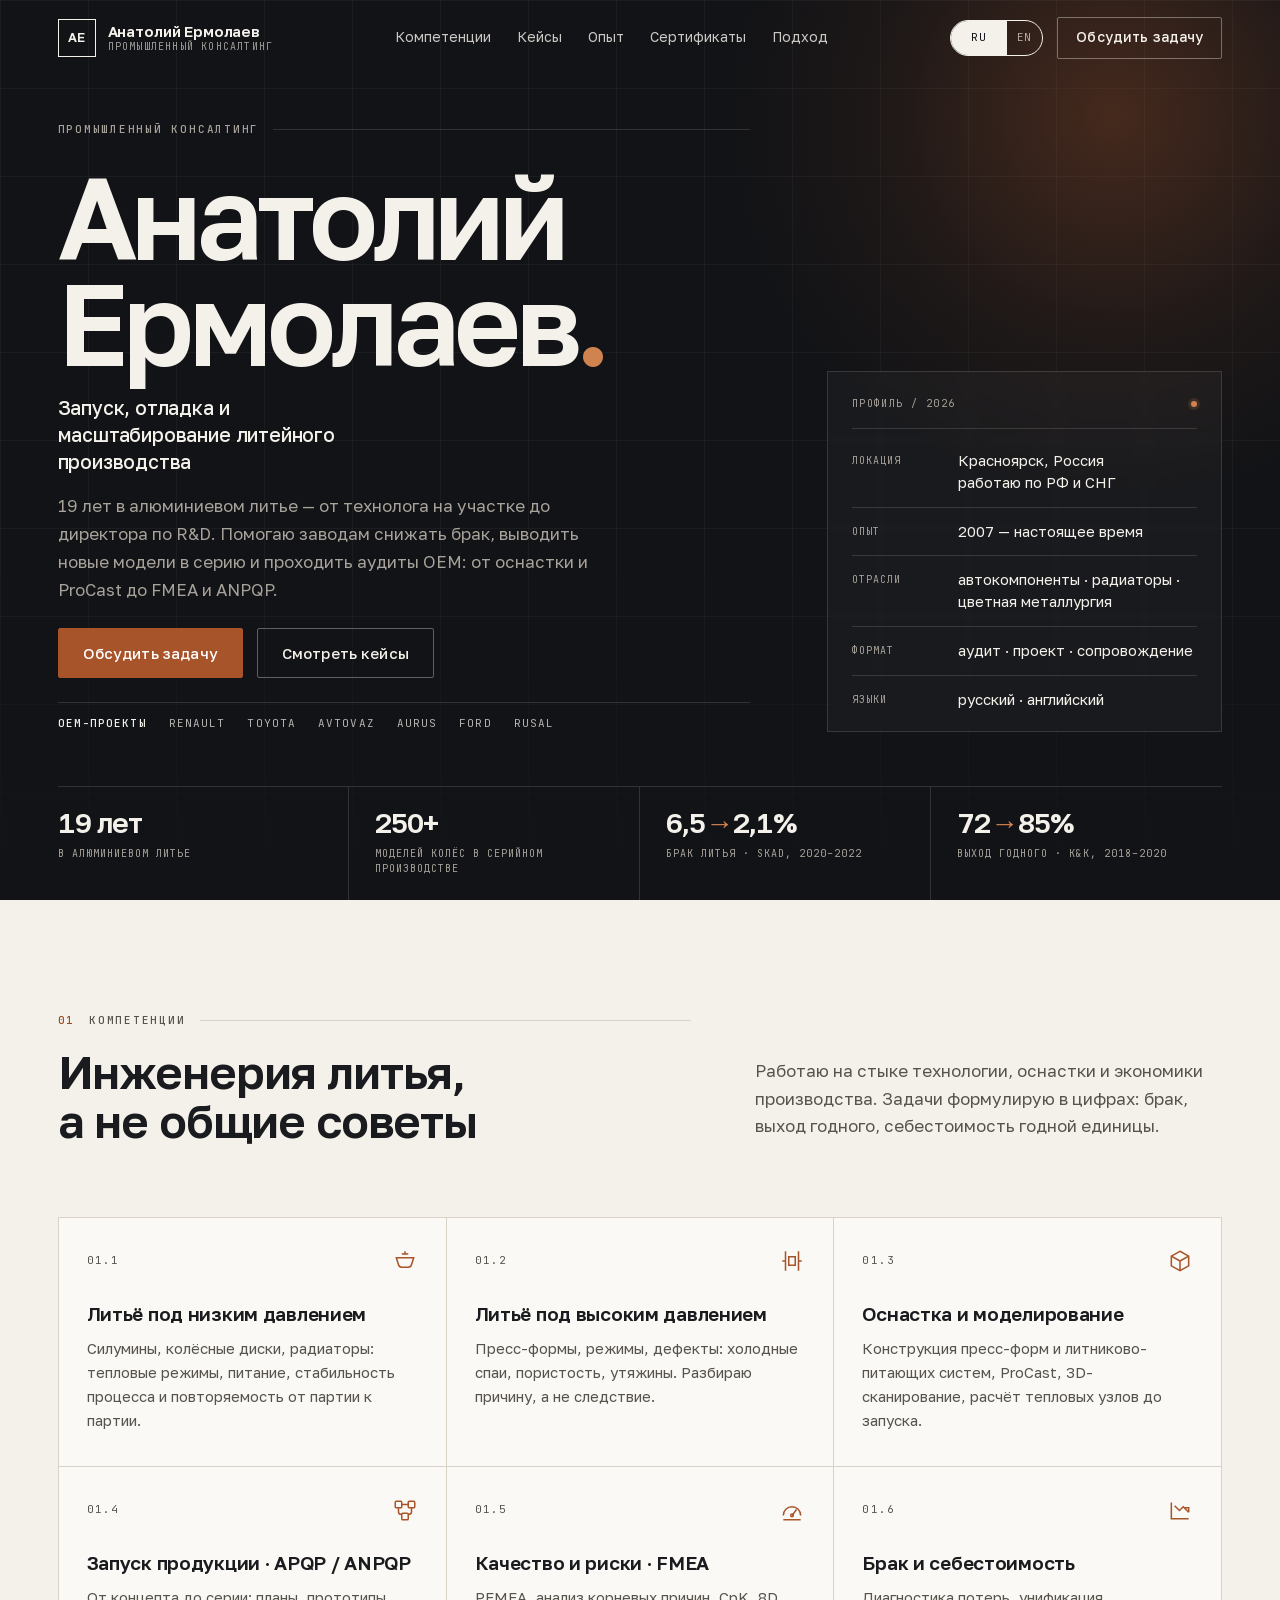
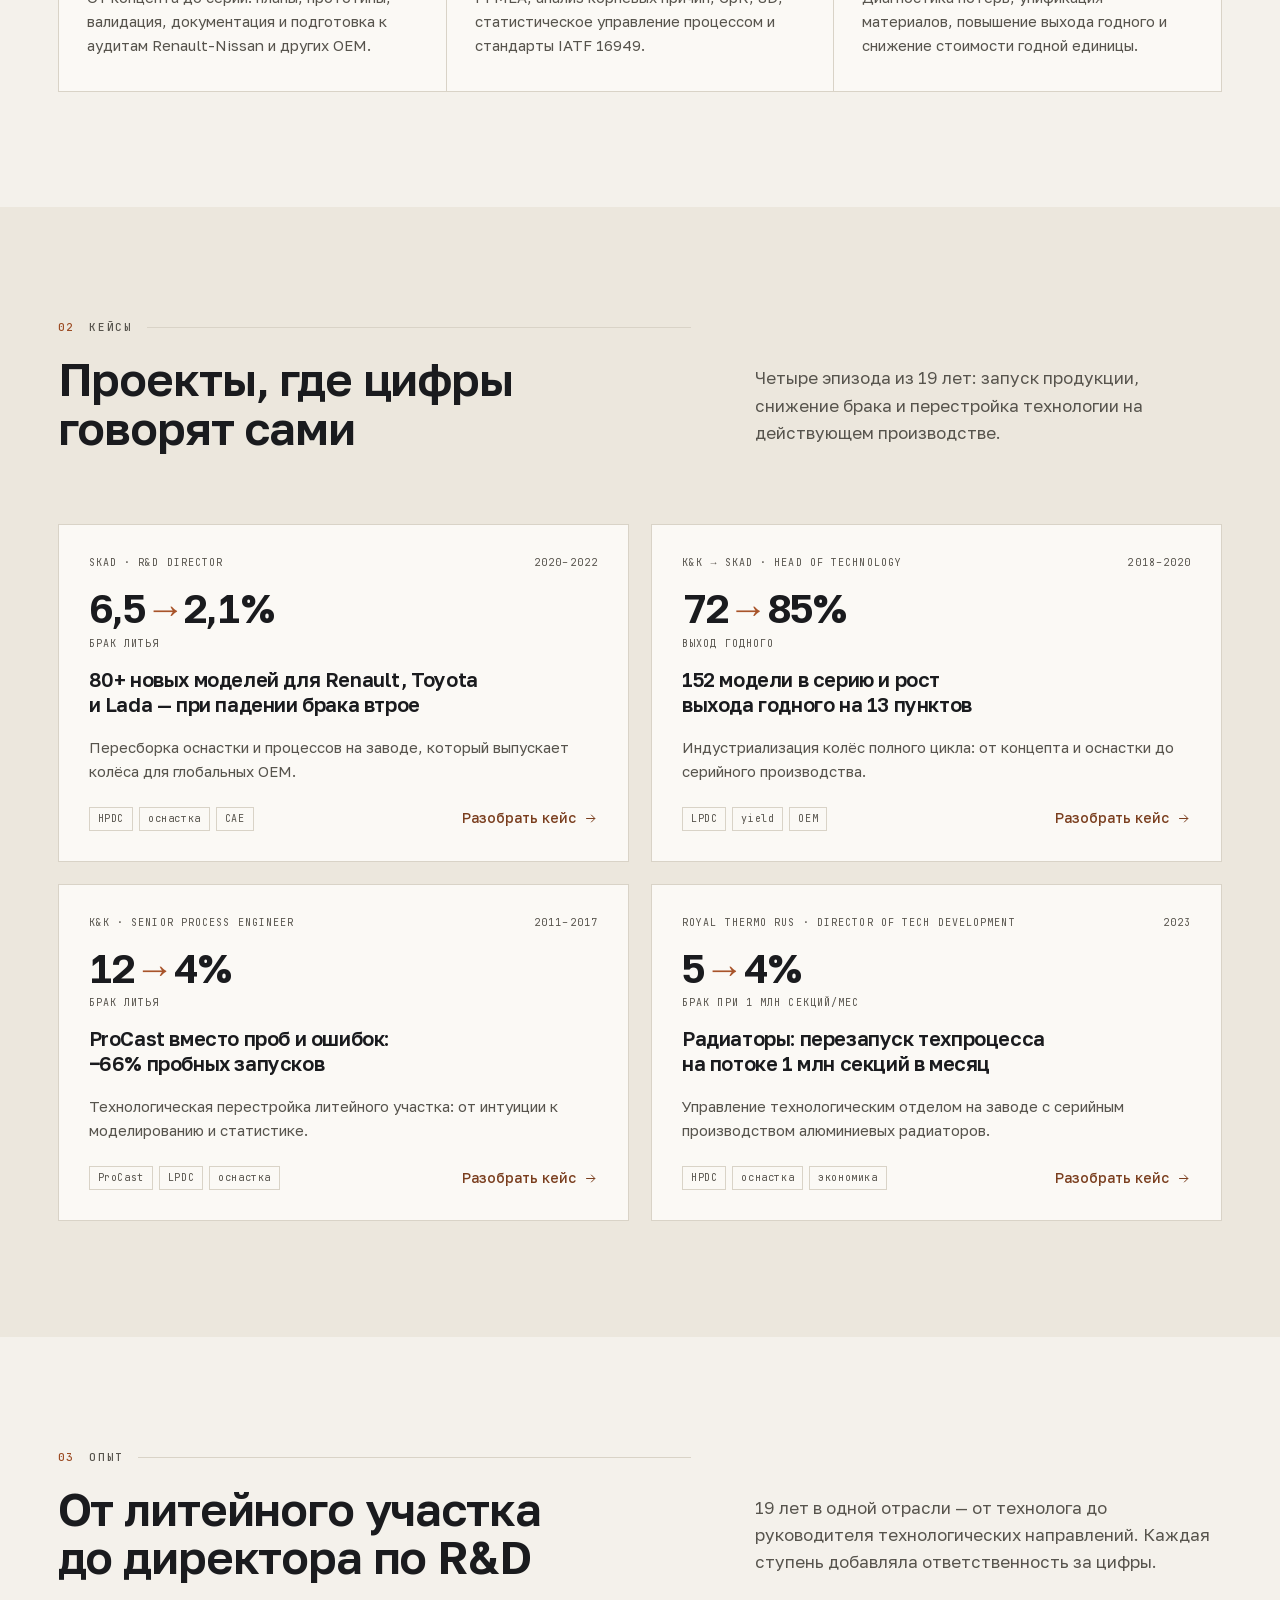
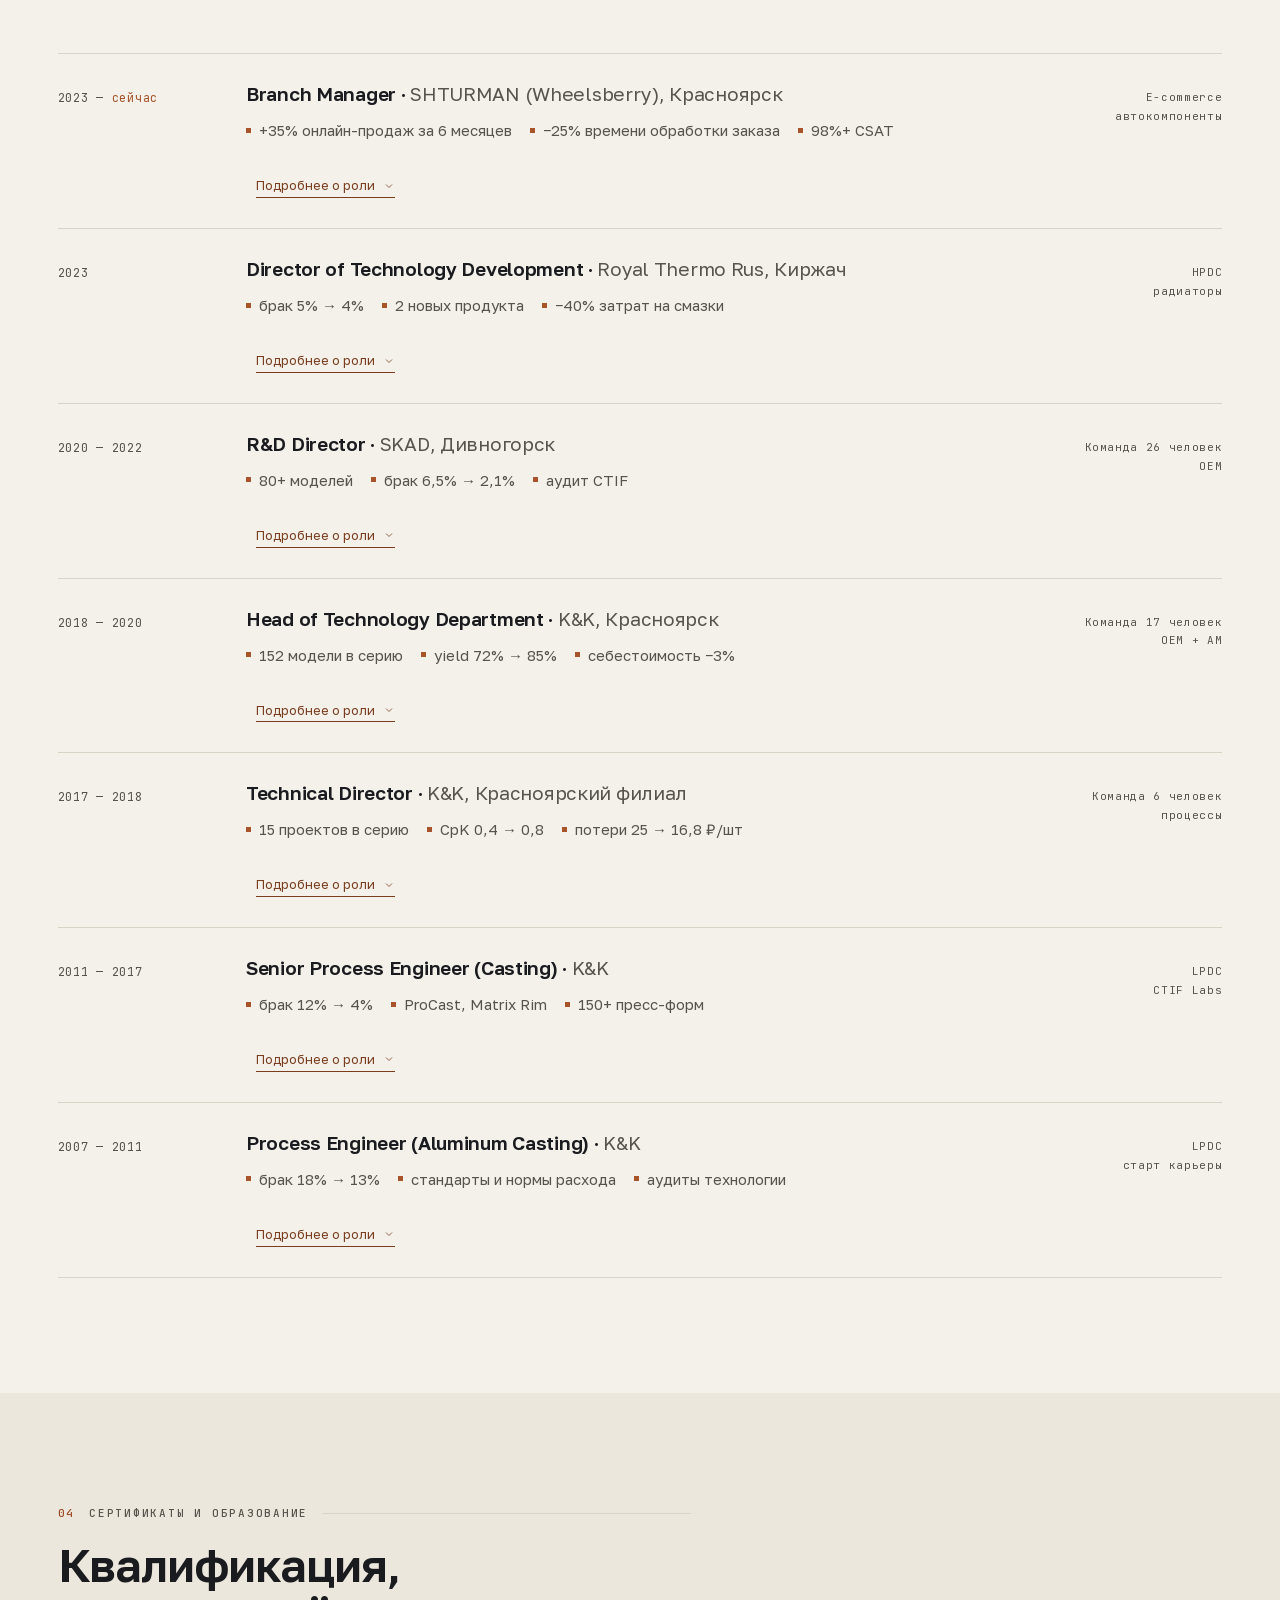
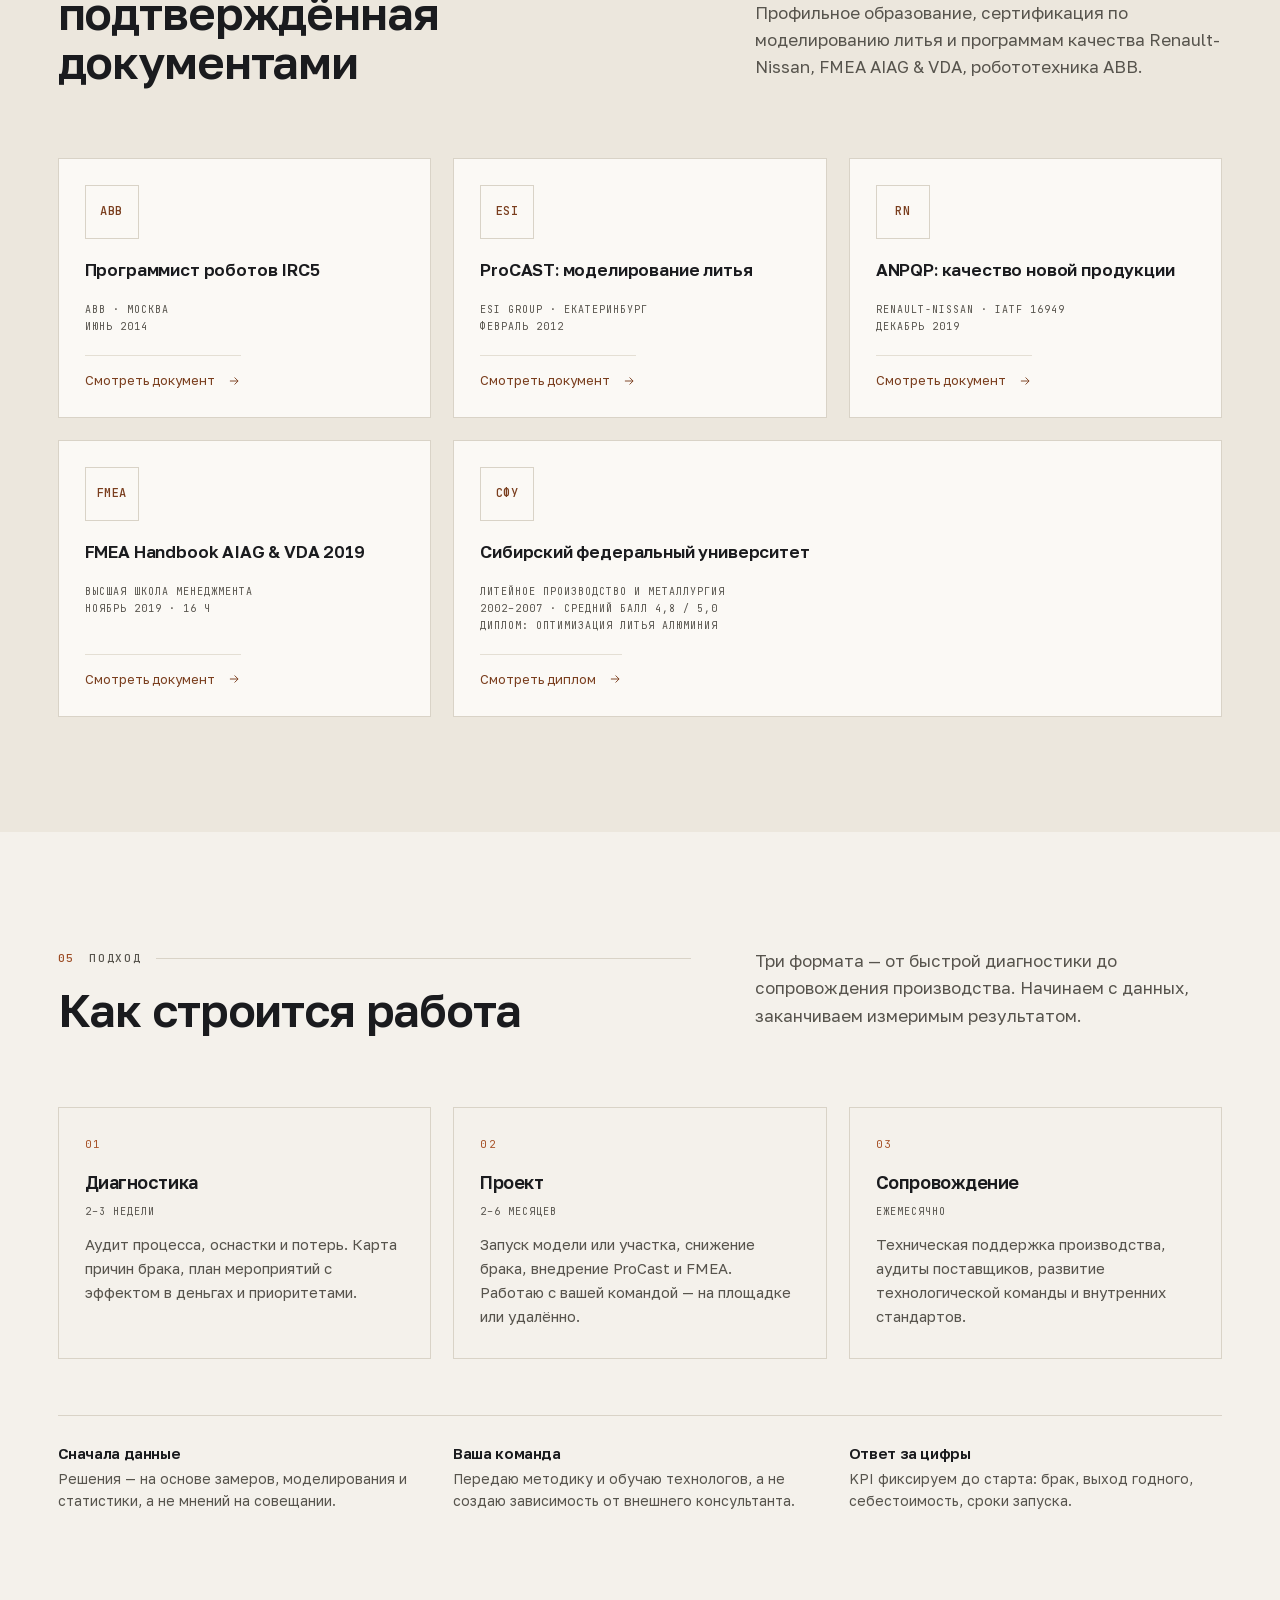
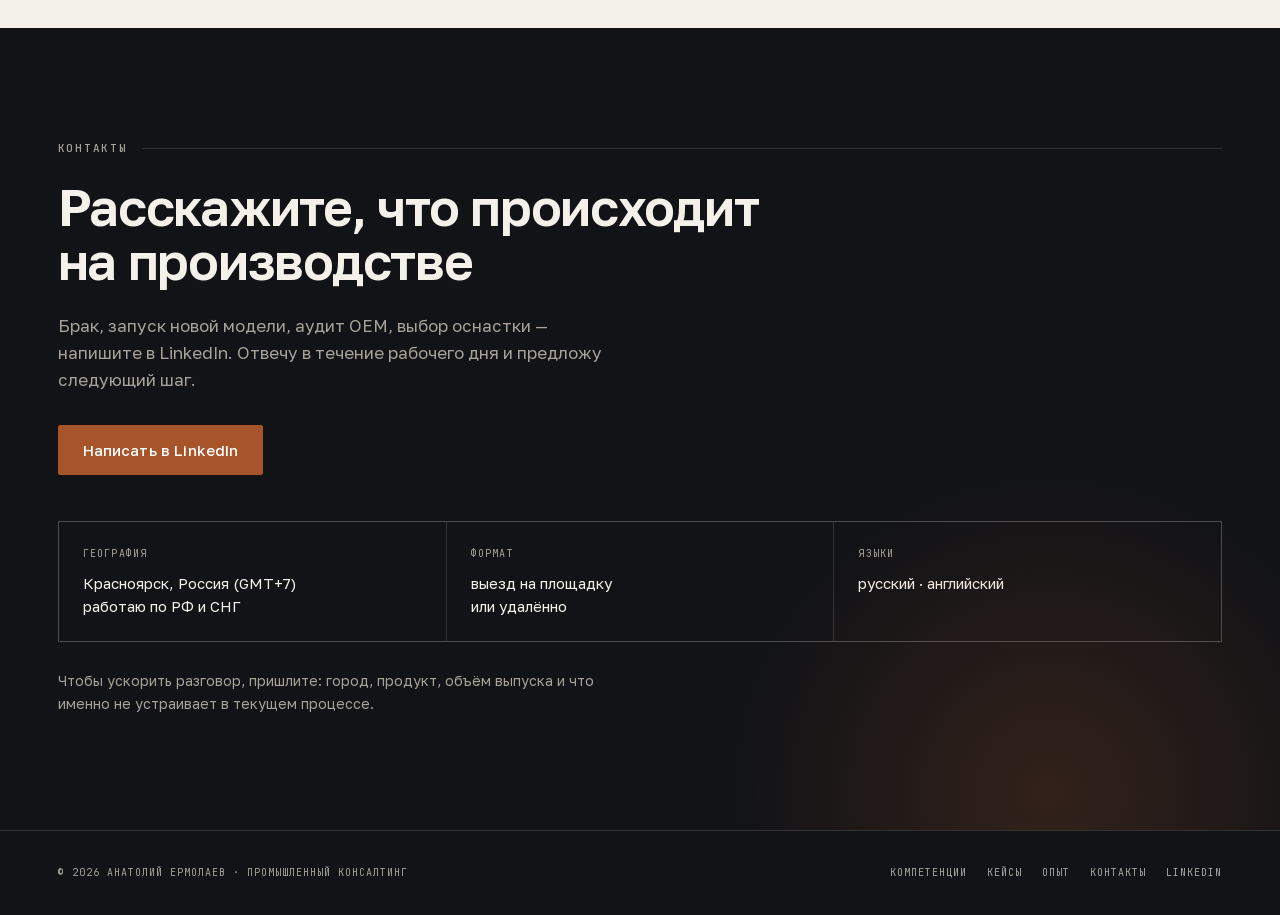
<file: index.html>
<!DOCTYPE html>
<html lang="ru">
<head>
<meta charset="utf-8">
<meta name="viewport" content="width=device-width, initial-scale=1">
<title>Анатолий Ермолаев — промышленный консалтинг в алюминиевом литье</title>
<meta name="description" content="19 лет в алюминиевом литье: LPDC, HPDC, оснастка, ProCast, FMEA, ANPQP. Помогаю заводам снижать брак, выводить новые модели в серию и проходить аудиты OEM.">
<meta name="author" content="Анатолий Ермолаев">
<meta name="theme-color" content="#121316">
<link rel="icon" href="assets/img/favicon.svg" type="image/svg+xml">
<meta property="og:type" content="profile">
<meta property="og:locale" content="ru_RU">
<meta property="og:locale:alternate" content="en_US">
<meta property="og:title" content="Анатолий Ермолаев — промышленный консалтинг в алюминиевом литье">
<meta property="og:description" content="Запуск, отладка и масштабирование литейного производства: 250+ моделей в серию, брак 6,5% → 2,1%, аудиты OEM.">
<meta property="og:url" content="https://anatoliy5606-dotcom.github.io/portfolio/">
<meta property="og:site_name" content="Анатолий Ермолаев">
<meta property="og:image" content="https://anatoliy5606-dotcom.github.io/portfolio/assets/img/og.jpg">
<meta property="og:image:width" content="1200">
<meta property="og:image:height" content="630">
<meta name="twitter:card" content="summary_large_image">
<link rel="alternate" hreflang="ru" href="index.html">
<link rel="alternate" hreflang="en" href="en/index.html">
<link rel="alternate" hreflang="x-default" href="index.html">
<link rel="preload" href="assets/fonts/golos-text-400-cyrillic.woff2" as="font" type="font/woff2" crossorigin>
<link rel="stylesheet" href="assets/css/fonts.css">
<link rel="stylesheet" href="assets/css/style.css">
</head>
<body data-doc-caption="Оригинал документа · фото из личного архива">
<a class="skip-link" href="#main">Перейти к содержанию</a>

<header class="site-header" id="top">
  <div class="container">
    <a class="brand" href="#top" aria-label="Анатолий Ермолаев — в начало страницы">
      <span class="brand__mark" aria-hidden="true">АЕ</span>
      <span class="brand__text">
        <span class="brand__name">Анатолий Ермолаев</span>
        <span class="brand__role">Промышленный консалтинг</span>
      </span>
    </a>

    <nav class="site-nav" aria-label="Основная навигация">
      <a href="#expertise">Компетенции</a>
      <a href="#cases">Кейсы</a>
      <a href="#experience">Опыт</a>
      <a href="#credentials">Сертификаты</a>
      <a href="#approach">Подход</a>
    </nav>

    <div class="header-actions">
      <div class="lang" role="group" aria-label="Язык сайта: русский">
        <span class="is-active"><span>RU</span></span>
        <a href="en/index.html" hreflang="en" lang="en" data-lang-link>EN</a>
      </div>
      <a class="btn btn--sm" href="#contact">Обсудить задачу</a>
      <button class="menu-btn" type="button" aria-expanded="false" aria-controls="mobile-nav" aria-label="Открыть меню" data-menu-btn data-label-open="Открыть меню" data-label-close="Закрыть меню">
        <svg viewBox="0 0 24 24" fill="none" stroke="currentColor" stroke-width="1.6" aria-hidden="true"><path d="M3 7h18M3 12h18M3 17h18"/></svg>
      </button>
    </div>
  </div>
</header>

<div class="mobile-nav" id="mobile-nav" hidden>
  <a href="#expertise">Компетенции <span class="mono">01</span></a>
  <a href="#cases">Кейсы <span class="mono">02</span></a>
  <a href="#experience">Опыт <span class="mono">03</span></a>
  <a href="#credentials">Сертификаты <span class="mono">04</span></a>
  <a href="#approach">Подход <span class="mono">05</span></a>
  <a href="#contact">Контакты <span class="mono">06</span></a>
  <a class="btn btn--copper" href="mailto:?subject=Запрос%20по%20проекту" data-contact="email" hidden>Написать на e-mail</a>
  <a class="btn btn--ghost-light" href="#contact" data-contact="linkedin">Написать в LinkedIn</a>
</div>

<main id="main">

  <!-- HERO -->
  <section class="hero" aria-labelledby="hero-title">
    <div class="container">
      <div class="hero__inner">
        <div class="hero__copy">
          <p class="eyebrow">Промышленный консалтинг</p>
          <h1 id="hero-title">
            <span class="name-line">Анатолий</span>
            <span class="name-line">Ермолаев<span class="dot">.</span></span>
          </h1>
          <p class="hero__kicker">Запуск, отладка и масштабирование литейного производства</p>
          <p class="hero__lead">19 лет в алюминиевом литье — от технолога на участке до директора по R&amp;D. Помогаю заводам снижать брак, выводить новые модели в серию и проходить аудиты OEM: от оснастки и ProCast до FMEA и ANPQP.</p>
          <div class="hero__actions">
            <a class="btn btn--copper" href="#contact">Обсудить задачу</a>
            <a class="btn btn--ghost-light" href="#cases">Смотреть кейсы</a>
          </div>
          <p class="hero__oem"><strong>OEM-проекты</strong> <span>Renault</span> <span>Toyota</span> <span>AvtoVAZ</span> <span>AURUS</span> <span>Ford</span> <span>RUSAL</span></p>
        </div>

        <div class="profile" role="group" aria-label="Профиль">
          <div class="profile__head">
            <span>Профиль / 2026</span>
            <span class="dot-live" aria-hidden="true"></span>
          </div>
          <dl>
            <div class="profile__row"><dt>Локация</dt><dd>Красноярск, Россия<br>работаю по РФ и СНГ</dd></div>
            <div class="profile__row"><dt>Опыт</dt><dd>2007 — настоящее время</dd></div>
            <div class="profile__row"><dt>Отрасли</dt><dd>автокомпоненты · радиаторы · цветная металлургия</dd></div>
            <div class="profile__row"><dt>Формат</dt><dd>аудит · проект · сопровождение</dd></div>
            <div class="profile__row"><dt>Языки</dt><dd>русский · английский</dd></div>
          </dl>
        </div>
      </div>
    </div>

    <div class="container">
      <div class="hero__stats">
        <div class="stat">
          <div class="stat__value">19 лет</div>
          <div class="stat__label">в алюминиевом литье</div>
        </div>
        <div class="stat">
          <div class="stat__value">250+</div>
          <div class="stat__label">моделей колёс в серийном производстве</div>
        </div>
        <div class="stat">
          <div class="stat__value">6,5<em>→</em>2,1%</div>
          <div class="stat__label">брак литья · SKAD, 2020–2022</div>
        </div>
        <div class="stat">
          <div class="stat__value">72<em>→</em>85%</div>
          <div class="stat__label">выход годного · K&amp;K, 2018–2020</div>
        </div>
      </div>
    </div>
  </section>

  <!-- EXPERTISE -->
  <section class="section" id="expertise" aria-labelledby="expertise-title">
    <div class="container">
      <div class="section-head">
        <div>
          <p class="eyebrow"><span class="idx">01</span> Компетенции</p>
          <h2 id="expertise-title">Инженерия литья, а не общие советы</h2>
        </div>
        <p class="lead">Работаю на стыке технологии, оснастки и экономики производства. Задачи формулирую в цифрах: брак, выход годного, себестоимость годной единицы.</p>
      </div>

      <div class="cards-3">
        <article class="xcard">
          <div class="xcard__top">
            <span class="xcard__idx">01.1</span>
            <svg class="xcard__icon" viewBox="0 0 24 24" fill="none" stroke="currentColor" stroke-width="1.4" aria-hidden="true"><path d="M4 9h16l-2 6.5a3 3 0 0 1-2.9 2.2H8.9A3 3 0 0 1 6 15.5L4 9Z"/><path d="M12 3v3"/><path d="M9 5.5h6"/></svg>
          </div>
          <h3>Литьё под низким давлением</h3>
          <p>Силумины, колёсные диски, радиаторы: тепловые режимы, питание, стабильность процесса и повторяемость от партии к партии.</p>
        </article>

        <article class="xcard">
          <div class="xcard__top">
            <span class="xcard__idx">01.2</span>
            <svg class="xcard__icon" viewBox="0 0 24 24" fill="none" stroke="currentColor" stroke-width="1.4" aria-hidden="true"><path d="M6 3v18M18 3v18"/><path d="M9 8h6v8H9z"/><path d="M6 12H3M21 12h-3"/></svg>
          </div>
          <h3>Литьё под высоким давлением</h3>
          <p>Пресс-формы, режимы, дефекты: холодные спаи, пористость, утяжины. Разбираю причину, а не следствие.</p>
        </article>

        <article class="xcard">
          <div class="xcard__top">
            <span class="xcard__idx">01.3</span>
            <svg class="xcard__icon" viewBox="0 0 24 24" fill="none" stroke="currentColor" stroke-width="1.4" aria-hidden="true"><path d="M12 3l8 4.5v9L12 21l-8-4.5v-9L12 3Z"/><path d="M12 12l8-4.5M12 12v9M12 12L4 7.5"/></svg>
          </div>
          <h3>Оснастка и моделирование</h3>
          <p>Конструкция пресс-форм и литниково-питающих систем, ProCast, 3D-сканирование, расчёт тепловых узлов до запуска.</p>
        </article>

        <article class="xcard">
          <div class="xcard__top">
            <span class="xcard__idx">01.4</span>
            <svg class="xcard__icon" viewBox="0 0 24 24" fill="none" stroke="currentColor" stroke-width="1.4" aria-hidden="true"><rect x="3" y="4" width="6" height="6" rx="1"/><rect x="15" y="4" width="6" height="6" rx="1"/><rect x="9" y="15" width="6" height="6" rx="1"/><path d="M9 7h6M6 10v3.5A2.5 2.5 0 0 0 8.5 16H9M18 10v3.5A2.5 2.5 0 0 1 15.5 16H15"/></svg>
          </div>
          <h3>Запуск продукции · APQP / ANPQP</h3>
          <p>От концепта до серии: планы, прототипы, валидация, документация и подготовка к аудитам Renault-Nissan и других OEM.</p>
        </article>

        <article class="xcard">
          <div class="xcard__top">
            <span class="xcard__idx">01.5</span>
            <svg class="xcard__icon" viewBox="0 0 24 24" fill="none" stroke="currentColor" stroke-width="1.4" aria-hidden="true"><path d="M4 17a8 8 0 0 1 16 0"/><path d="M12 17l4.2-5.4"/><circle cx="12" cy="17" r="1.2"/><path d="M4 21h16"/></svg>
          </div>
          <h3>Качество и риски · FMEA</h3>
          <p>PFMEA, анализ корневых причин, CpK, 8D, статистическое управление процессом и стандарты IATF 16949.</p>
        </article>

        <article class="xcard">
          <div class="xcard__top">
            <span class="xcard__idx">01.6</span>
            <svg class="xcard__icon" viewBox="0 0 24 24" fill="none" stroke="currentColor" stroke-width="1.4" aria-hidden="true"><path d="M4 5v15h16"/><path d="M7 8l4.5 4.5L15 9l5 5"/><path d="M20 14v-4h-4"/></svg>
          </div>
          <h3>Брак и себестоимость</h3>
          <p>Диагностика потерь, унификация материалов, повышение выхода годного и снижение стоимости годной единицы.</p>
        </article>
      </div>
    </div>
  </section>

  <!-- CASES -->
  <section class="section section--paper-2" id="cases" aria-labelledby="cases-title">
    <div class="container">
      <div class="section-head">
        <div>
          <p class="eyebrow"><span class="idx">02</span> Кейсы</p>
          <h2 id="cases-title">Проекты, где цифры говорят сами</h2>
        </div>
        <p class="lead">Четыре эпизода из 19 лет: запуск продукции, снижение брака и перестройка технологии на действующем производстве.</p>
      </div>

      <div class="cases-grid">
        <article class="case-card">
          <div class="case-card__meta"><span>SKAD · R&amp;D Director</span><span>2020–2022</span></div>
          <div class="case-card__metric">6,5<span>→</span>2,1%<small>брак литья</small></div>
          <h3>80+ новых моделей для Renault, Toyota и Lada — при падении брака втрое</h3>
          <p>Пересборка оснастки и процессов на заводе, который выпускает колёса для глобальных OEM.</p>
          <div class="case-card__footer">
            <div class="tags"><span class="tag">HPDC</span><span class="tag">оснастка</span><span class="tag">CAE</span></div>
            <button class="case-open" type="button" data-case="case-skad" data-case-title="80+ новых моделей для Renault, Toyota и Lada — при падении брака втрое" data-case-meta="SKAD · R&D Director · 2020–2022" aria-haspopup="dialog">Разобрать кейс
              <svg viewBox="0 0 24 24" fill="none" stroke="currentColor" stroke-width="1.6" aria-hidden="true"><path d="M5 12h14M13 6l6 6-6 6"/></svg>
            </button>
          </div>
          <template class="case-tpl">
            <div><h4>Задача</h4><p>Завод выпускал колёса для OEM с браком 6,5% и не успевал выводить новые модели в серию. Требовалось одновременно снизить потери и ускорить запуск.</p></div>
            <div><h4>Что сделал</h4><ul>
              <li>Пересмотрел конструкцию оснастки и литниково-питающих систем по результатам CAE-расчётов.</li>
              <li>Внедрил новые сплавы, покрытия и режимы обработки для OEM- и aftermarket-колёс.</li>
              <li>Модернизировал R&amp;D-лабораторию: 3D-сканеры, спектрометры, испытания на твёрдость и механику.</li>
              <li>Подготовил производство к техническим аудитам и сертификации у глобальных OEM.</li>
            </ul></div>
            <div class="result-box"><strong>Результат</strong><p>Брак снижен с 6,5% до 2,1%; запущено более 80 моделей; пройден аудит CTIF (Франция), получены OEM-одобрения.</p></div>
          </template>
        </article>

        <article class="case-card">
          <div class="case-card__meta"><span>K&amp;K → SKAD · Head of Technology</span><span>2018–2020</span></div>
          <div class="case-card__metric">72<span>→</span>85%<small>выход годного</small></div>
          <h3>152 модели в серию и рост выхода годного на 13 пунктов</h3>
          <p>Индустриализация колёс полного цикла: от концепта и оснастки до серийного производства.</p>
          <div class="case-card__footer">
            <div class="tags"><span class="tag">LPDC</span><span class="tag">yield</span><span class="tag">OEM</span></div>
            <button class="case-open" type="button" data-case="case-kk" data-case-title="152 модели в серию и рост выхода годного на 13 пунктов" data-case-meta="K&K → SKAD · Head of Technology · 2018–2020" aria-haspopup="dialog">Разобрать кейс
              <svg viewBox="0 0 24 24" fill="none" stroke="currentColor" stroke-width="1.6" aria-hidden="true"><path d="M5 12h14M13 6l6 6-6 6"/></svg>
            </button>
          </div>
          <template class="case-tpl">
            <div><h4>Задача</h4><p>Вывести в серию 152 новые модели колёс для OEM и aftermarket, подняв выход годного с 72% без роста затрат.</p></div>
            <div><h4>Что сделал</h4><ul>
              <li>Выстроил полный цикл разработки: концепт, оснастка, литьё, мехобработка, валидация, серия.</li>
              <li>Стандартизировал технологические процессы на нескольких продуктовых линиях.</li>
              <li>Обеспечил соответствие техническим стандартам OEM и координировал сертификацию.</li>
              <li>Запустил программы снижения себестоимости и унификации материалов.</li>
            </ul></div>
            <div class="result-box"><strong>Результат</strong><p>152 модели в серийном производстве; выход годного вырос с 72% до 85%; себестоимость снижена на 3%.</p></div>
          </template>
        </article>

        <article class="case-card">
          <div class="case-card__meta"><span>K&amp;K · Senior Process Engineer</span><span>2011–2017</span></div>
          <div class="case-card__metric">12<span>→</span>4%<small>брак литья</small></div>
          <h3>ProCast вместо проб и ошибок: −66% пробных запусков</h3>
          <p>Технологическая перестройка литейного участка: от интуиции к моделированию и статистике.</p>
          <div class="case-card__footer">
            <div class="tags"><span class="tag">ProCast</span><span class="tag">LPDC</span><span class="tag">оснастка</span></div>
            <button class="case-open" type="button" data-case="case-procast" data-case-title="ProCast вместо проб и ошибок: −66% пробных запусков" data-case-meta="K&K · Senior Process Engineer · 2011–2017" aria-haspopup="dialog">Разобрать кейс
              <svg viewBox="0 0 24 24" fill="none" stroke="currentColor" stroke-width="1.6" aria-hidden="true"><path d="M5 12h14M13 6l6 6-6 6"/></svg>
            </button>
          </div>
          <template class="case-tpl">
            <div><h4>Задача</h4><p>Высокий брак литья и зависимость от дорогих пробных запусков при освоении новых колёс.</p></div>
            <div><h4>Что сделал</h4><ul>
              <li>Стандартизировал параметры процесса и ввёл статистическое управление.</li>
              <li>Внедрил ProCast: обучился и получил сертификат, перевёл запуски на моделирование.</li>
              <li>Разработал конструкцию Matrix Rim — производительность выросла на 25–30%.</li>
              <li>Выпустил спецификации для 150+ пресс-форм и защитил технологию в CTIF Labs (Париж).</li>
            </ul></div>
            <div class="result-box"><strong>Результат</strong><p>Брак снижен с 12% до 4%; пробные запуски сокращены втрое; производительность +25–30%; технология одобрена CTIF.</p></div>
          </template>
        </article>

        <article class="case-card">
          <div class="case-card__meta"><span>Royal Thermo Rus · Director of Tech Development</span><span>2023</span></div>
          <div class="case-card__metric">5<span>→</span>4%<small>брак при 1 млн секций/мес</small></div>
          <h3>Радиаторы: перезапуск техпроцесса на потоке 1 млн секций в месяц</h3>
          <p>Управление технологическим отделом на заводе с серийным производством алюминиевых радиаторов.</p>
          <div class="case-card__footer">
            <div class="tags"><span class="tag">HPDC</span><span class="tag">оснастка</span><span class="tag">экономика</span></div>
            <button class="case-open" type="button" data-case="case-thermo" data-case-title="Радиаторы: перезапуск техпроцесса на потоке 1 млн секций в месяц" data-case-meta="Royal Thermo Rus · Director of Tech Development · 2023" aria-haspopup="dialog">Разобрать кейс
              <svg viewBox="0 0 24 24" fill="none" stroke="currentColor" stroke-width="1.6" aria-hidden="true"><path d="M5 12h14M13 6l6 6-6 6"/></svg>
            </button>
          </div>
          <template class="case-tpl">
            <div><h4>Задача</h4><p>Стабилизировать качество на потоке более 1 млн секций радиаторов в месяц и снизить потери на оснастке.</p></div>
            <div><h4>Что сделал</h4><ul>
              <li>Возглавил технологический отдел из 9 инженеров.</li>
              <li>Провёл улучшения в литье, мехобработке, окраске и упаковке.</li>
              <li>Запустил 2 новых продукта и новые модели радиаторов с лучшим соотношением масса/мощность.</li>
              <li>Внедрил автоматический учёт износа оснастки и работу с поставщиками пресс-форм.</li>
            </ul></div>
            <div class="result-box"><strong>Результат</strong><p>Брак снижен с 5% до 4% на объёме 1 млн секций в месяц; запущены 2 продукта; затраты на смазки снижены на 40%.</p></div>
          </template>
        </article>
      </div>
    </div>
  </section>

  <!-- EXPERIENCE -->
  <section class="section" id="experience" aria-labelledby="experience-title">
    <div class="container">
      <div class="section-head">
        <div>
          <p class="eyebrow"><span class="idx">03</span> Опыт</p>
          <h2 id="experience-title">От литейного участка до директора по R&amp;D</h2>
        </div>
        <p class="lead">19 лет в одной отрасли — от технолога до руководителя технологических направлений. Каждая ступень добавляла ответственность за цифры.</p>
      </div>

      <div class="timeline">
        <article class="job">
          <div class="job__summary">
            <div class="job__years">2023 — <span class="now">сейчас</span></div>
            <div class="job__main">
              <h3><span class="role">Branch Manager</span> · <span class="company">SHTURMAN (Wheelsberry), Красноярск</span></h3>
              <div class="job__facts"><span>+35% онлайн-продаж за 6 месяцев</span><span>−25% времени обработки заказа</span><span>98%+ CSAT</span></div>
            </div>
            <div class="job__impact">E-commerce<br>автокомпоненты</div>
          </div>
          <details>
            <summary>Подробнее о роли
              <svg viewBox="0 0 24 24" fill="none" stroke="currentColor" stroke-width="1.6" aria-hidden="true"><path d="M6 9l6 6 6-6"/></svg>
            </summary>
            <div class="job__body">
              <ul>
                <li>Операционное управление филиалом: литые диски и шины, полный цикл продаж.</li>
                <li>Логистика, упаковка, контроль качества и послепродажная поддержка по всей России.</li>
                <li>Работа с поставщиками и B2B-партнёрами, финансовая отчётность и планирование.</li>
              </ul>
              <p class="result"><b>Результат:</b> +35% онлайн-продаж за 6 месяцев, −25% времени обработки заказа, партнёрства с ведущими перевозчиками.</p>
            </div>
          </details>
        </article>

        <article class="job">
          <div class="job__summary">
            <div class="job__years">2023</div>
            <div class="job__main">
              <h3><span class="role">Director of Technology Development</span> · <span class="company">Royal Thermo Rus, Киржач</span></h3>
              <div class="job__facts"><span>брак 5% → 4%</span><span>2 новых продукта</span><span>−40% затрат на смазки</span></div>
            </div>
            <div class="job__impact">HPDC<br>радиаторы</div>
          </div>
          <details>
            <summary>Подробнее о роли
              <svg viewBox="0 0 24 24" fill="none" stroke="currentColor" stroke-width="1.6" aria-hidden="true"><path d="M6 9l6 6 6-6"/></svg>
            </summary>
            <div class="job__body">
              <ul>
                <li>Руководство технологическим отделом: 9 инженеров, серийное производство радиаторов.</li>
                <li>Улучшения в литье, мехобработке, окраске и упаковке; разработка новых моделей.</li>
                <li>Координация внешних поставщиков пресс-форм и автоматический учёт износа оснастки.</li>
              </ul>
              <p class="result"><b>Результат:</b> брак 5%→4% на объёме более 1 млн секций в месяц, запущены 2 продукта, снижены затраты на смазки на 40%.</p>
            </div>
          </details>
        </article>

        <article class="job">
          <div class="job__summary">
            <div class="job__years">2020 — 2022</div>
            <div class="job__main">
              <h3><span class="role">R&amp;D Director</span> · <span class="company">SKAD, Дивногорск</span></h3>
              <div class="job__facts"><span>80+ моделей</span><span>брак 6,5% → 2,1%</span><span>аудит CTIF</span></div>
            </div>
            <div class="job__impact">Команда 26 человек<br>OEM</div>
          </div>
          <details>
            <summary>Подробнее о роли
              <svg viewBox="0 0 24 24" fill="none" stroke="currentColor" stroke-width="1.6" aria-hidden="true"><path d="M6 9l6 6 6-6"/></svg>
            </summary>
            <div class="job__body">
              <ul>
                <li>R&amp;D и инженерные инициативы на одном из крупнейших заводов колёсных дисков России.</li>
                <li>Кросс-функциональная команда до 26 человек: конструкторы, технологи, QA, лаборатория.</li>
                <li>Полный цикл разработки: оснастка, моделирование литья, мехобработка, валидация.</li>
                <li>Новые сплавы, покрытия и обработка поверхностей; подготовка к аудитам и сертификации OEM.</li>
              </ul>
              <p class="result"><b>Результат:</b> 80+ новых моделей, брак 6,5%→2,1%, пройден аудит CTIF (Франция), получены OEM-одобрения.</p>
            </div>
          </details>
        </article>

        <article class="job">
          <div class="job__summary">
            <div class="job__years">2018 — 2020</div>
            <div class="job__main">
              <h3><span class="role">Head of Technology Department</span> · <span class="company">K&amp;K, Красноярск</span></h3>
              <div class="job__facts"><span>152 модели в серию</span><span>yield 72% → 85%</span><span>себестоимость −3%</span></div>
            </div>
            <div class="job__impact">Команда 17 человек<br>OEM + AM</div>
          </div>
          <details>
            <summary>Подробнее о роли
              <svg viewBox="0 0 24 24" fill="none" stroke="currentColor" stroke-width="1.6" aria-hidden="true"><path d="M6 9l6 6 6-6"/></svg>
            </summary>
            <div class="job__body">
              <ul>
                <li>Индустриализация колёс: от концепта и оснастки до литья, мехобработки и серии.</li>
                <li>Соответствие стандартам OEM, координация сертификации и испытаний.</li>
                <li>Программы повышения выхода годного, снижения затрат и стандартизации процессов.</li>
                <li>Проекты для Renault, AvtoVAZ, AURUS, Toyota, Ford.</li>
              </ul>
              <p class="result"><b>Результат:</b> 152 модели в серийном производстве, выход годного 72%→85%, себестоимость −3%.</p>
            </div>
          </details>
        </article>

        <article class="job">
          <div class="job__summary">
            <div class="job__years">2017 — 2018</div>
            <div class="job__main">
              <h3><span class="role">Technical Director</span> · <span class="company">K&amp;K, Красноярский филиал</span></h3>
              <div class="job__facts"><span>15 проектов в серию</span><span>CpK 0,4 → 0,8</span><span>потери 25 → 16,8 ₽/шт</span></div>
            </div>
            <div class="job__impact">Команда 6 человек<br>процессы</div>
          </div>
          <details>
            <summary>Подробнее о роли
              <svg viewBox="0 0 24 24" fill="none" stroke="currentColor" stroke-width="1.6" aria-hidden="true"><path d="M6 9l6 6 6-6"/></svg>
            </summary>
            <div class="job__body">
              <ul>
                <li>Руководство технологическим отделом филиала: разработка, контроль процессов, улучшения.</li>
                <li>Полный цикл проектирования колёс: 3D-моделирование, прочностные испытания, чертежи.</li>
                <li>PFMEA, анализ технических рисков, запуск новых конструкций в серию.</li>
                <li>Внедрена технология рафинирования аргоно-водородной смесью.</li>
              </ul>
              <p class="result"><b>Результат:</b> 15 проектов в серии, CpK 0,4→0,8, потери от брака снижены с 25 до 16,8 ₽ на годную единицу.</p>
            </div>
          </details>
        </article>

        <article class="job">
          <div class="job__summary">
            <div class="job__years">2011 — 2017</div>
            <div class="job__main">
              <h3><span class="role">Senior Process Engineer (Casting)</span> · <span class="company">K&amp;K</span></h3>
              <div class="job__facts"><span>брак 12% → 4%</span><span>ProCast, Matrix Rim</span><span>150+ пресс-форм</span></div>
            </div>
            <div class="job__impact">LPDC<br>CTIF Labs</div>
          </div>
          <details>
            <summary>Подробнее о роли
              <svg viewBox="0 0 24 24" fill="none" stroke="currentColor" stroke-width="1.6" aria-hidden="true"><path d="M6 9l6 6 6-6"/></svg>
            </summary>
            <div class="job__body">
              <ul>
                <li>Инженерная поддержка литья силуминов, освоение новых продуктов, документация.</li>
                <li>Анализ корневых причин, PDCA, статистические инструменты качества, 5S на участке.</li>
                <li>Проектирование оснастки, спецификации, обучение операторов и технологов.</li>
                <li>Внедрение ProCast, конструкция Matrix Rim, защита технологии в CTIF Labs (Париж).</li>
              </ul>
              <p class="result"><b>Результат:</b> брак 12%→4%, производительность +25–30%, пробные запуски −66%, 150+ спецификаций оснастки.</p>
            </div>
          </details>
        </article>

        <article class="job">
          <div class="job__summary">
            <div class="job__years">2007 — 2011</div>
            <div class="job__main">
              <h3><span class="role">Process Engineer (Aluminum Casting)</span> · <span class="company">K&amp;K</span></h3>
              <div class="job__facts"><span>брак 18% → 13%</span><span>стандарты и нормы расхода</span><span>аудиты технологии</span></div>
            </div>
            <div class="job__impact">LPDC<br>старт карьеры</div>
          </div>
          <details>
            <summary>Подробнее о роли
              <svg viewBox="0 0 24 24" fill="none" stroke="currentColor" stroke-width="1.6" aria-hidden="true"><path d="M6 9l6 6 6-6"/></svg>
            </summary>
            <div class="job__body">
              <ul>
                <li>Инженерная поддержка литья под низким давлением, соответствие документации и стандартам.</li>
                <li>Технологические аудиты, разработка новых процессов, нормы расхода материалов.</li>
                <li>Проектирование и улучшение оснастки, требования к поставщикам.</li>
              </ul>
              <p class="result"><b>Результат:</b> брак 18%→13%, формализованы лучшие практики LPDC, создана база для дальнейших улучшений.</p>
            </div>
          </details>
        </article>
      </div>
    </div>
  </section>

  <!-- CREDENTIALS -->
  <section class="section section--paper-2" id="credentials" aria-labelledby="credentials-title">
    <div class="container">
      <div class="section-head">
        <div>
          <p class="eyebrow"><span class="idx">04</span> Сертификаты и образование</p>
          <h2 id="credentials-title">Квалификация, подтверждённая документами</h2>
        </div>
        <p class="lead">Профильное образование, сертификация по моделированию литья и программам качества Renault-Nissan, FMEA AIAG &amp; VDA, робототехника ABB.</p>
      </div>

      <div class="credentials">
        <button class="cred" type="button" data-doc="assets/img/cert-abb.webp" data-doc-title="ABB IRC5 — программист роботов" data-doc-meta="Учебный центр ABB · Москва · июнь 2014">
          <span class="cred__mono" aria-hidden="true">ABB</span>
          <span class="cred__title">Программист роботов IRC5</span>
          <span class="cred__meta">ABB · Москва<br>июнь 2014</span>
          <span class="cred__foot">Смотреть документ
            <svg viewBox="0 0 24 24" fill="none" stroke="currentColor" stroke-width="1.6" aria-hidden="true"><path d="M5 12h14M13 6l6 6-6 6"/></svg>
          </span>
        </button>

        <button class="cred" type="button" data-doc="assets/img/cert-procast.webp" data-doc-title="ProCAST — моделирование литейных процессов" data-doc-meta="ESI Group · Екатеринбург · февраль 2012">
          <span class="cred__mono" aria-hidden="true">ESI</span>
          <span class="cred__title">ProCAST: моделирование литья</span>
          <span class="cred__meta">ESI Group · Екатеринбург<br>февраль 2012</span>
          <span class="cred__foot">Смотреть документ
            <svg viewBox="0 0 24 24" fill="none" stroke="currentColor" stroke-width="1.6" aria-hidden="true"><path d="M5 12h14M13 6l6 6-6 6"/></svg>
          </span>
        </button>

        <button class="cred" type="button" data-doc="assets/img/cert-anpqp.webp" data-doc-title="ANPQP — Alliance New Product Quality Program" data-doc-meta="Renault-Nissan · декабрь 2019">
          <span class="cred__mono" aria-hidden="true">RN</span>
          <span class="cred__title">ANPQP: качество новой продукции</span>
          <span class="cred__meta">Renault-Nissan · IATF 16949<br>декабрь 2019</span>
          <span class="cred__foot">Смотреть документ
            <svg viewBox="0 0 24 24" fill="none" stroke="currentColor" stroke-width="1.6" aria-hidden="true"><path d="M5 12h14M13 6l6 6-6 6"/></svg>
          </span>
        </button>

        <button class="cred" type="button" data-doc="assets/img/cert-fmea.webp" data-doc-title="FMEA Handbook AIAG &amp; VDA 2019" data-doc-meta="Высшая школа менеджмента · Красноярск · ноябрь 2019 · 16 часов">
          <span class="cred__mono" aria-hidden="true">FMEA</span>
          <span class="cred__title">FMEA Handbook AIAG &amp; VDA 2019</span>
          <span class="cred__meta">Высшая школа менеджмента<br>ноябрь 2019 · 16 ч</span>
          <span class="cred__foot">Смотреть документ
            <svg viewBox="0 0 24 24" fill="none" stroke="currentColor" stroke-width="1.6" aria-hidden="true"><path d="M5 12h14M13 6l6 6-6 6"/></svg>
          </span>
        </button>

        <button class="cred cred--wide" type="button" data-doc="assets/img/cert-diploma.webp" data-doc-title="Диплом инженера-металлурга" data-doc-meta="Сибирский федеральный университет · Красноярск · 2002–2007">
          <span class="cred__mono" aria-hidden="true">СФУ</span>
          <span class="cred__title">Сибирский федеральный университет</span>
          <span class="cred__meta">Литейное производство и металлургия<br>2002–2007 · средний балл 4,8 / 5,0<br>диплом: оптимизация литья алюминия</span>
          <span class="cred__foot">Смотреть диплом
            <svg viewBox="0 0 24 24" fill="none" stroke="currentColor" stroke-width="1.6" aria-hidden="true"><path d="M5 12h14M13 6l6 6-6 6"/></svg>
          </span>
        </button>
      </div>
    </div>
  </section>

  <!-- APPROACH -->
  <section class="section" id="approach" aria-labelledby="approach-title">
    <div class="container">
      <div class="section-head">
        <div>
          <p class="eyebrow"><span class="idx">05</span> Подход</p>
          <h2 id="approach-title">Как строится работа</h2>
        </div>
        <p class="lead">Три формата — от быстрой диагностики до сопровождения производства. Начинаем с данных, заканчиваем измеримым результатом.</p>
      </div>

      <div class="formats">
        <article class="format">
          <span class="format__num">01</span>
          <h3>Диагностика</h3>
          <span class="dur">2–3 недели</span>
          <p>Аудит процесса, оснастки и потерь. Карта причин брака, план мероприятий с эффектом в деньгах и приоритетами.</p>
        </article>
        <article class="format">
          <span class="format__num">02</span>
          <h3>Проект</h3>
          <span class="dur">2–6 месяцев</span>
          <p>Запуск модели или участка, снижение брака, внедрение ProCast и FMEA. Работаю с вашей командой — на площадке или удалённо.</p>
        </article>
        <article class="format">
          <span class="format__num">03</span>
          <h3>Сопровождение</h3>
          <span class="dur">ежемесячно</span>
          <p>Техническая поддержка производства, аудиты поставщиков, развитие технологической команды и внутренних стандартов.</p>
        </article>
      </div>

      <div class="principles">
        <div class="principle">
          <h3>Сначала данные</h3>
          <p>Решения — на основе замеров, моделирования и статистики, а не мнений на совещании.</p>
        </div>
        <div class="principle">
          <h3>Ваша команда</h3>
          <p>Передаю методику и обучаю технологов, а не создаю зависимость от внешнего консультанта.</p>
        </div>
        <div class="principle">
          <h3>Ответ за цифры</h3>
          <p>KPI фиксируем до старта: брак, выход годного, себестоимость, сроки запуска.</p>
        </div>
      </div>
    </div>
  </section>

  <!-- CONTACT -->
  <section class="contact" id="contact" aria-labelledby="contact-title">
    <div class="container">
      <p class="eyebrow">Контакты</p>
      <h2 id="contact-title">Расскажите, что происходит на производстве</h2>
      <p class="contact__lead">Брак, запуск новой модели, аудит OEM, выбор оснастки — напишите в LinkedIn. Отвечу в течение рабочего дня и предложу следующий шаг.</p>
      <div class="contact__actions">
        <a class="btn btn--copper" href="https://www.linkedin.com/in/anatolii-ermolaev-ab0b1a236/" target="_blank" rel="noopener" data-contact="linkedin">Написать в LinkedIn</a>
        <a class="btn btn--ghost-light" href="mailto:?subject=Запрос%20по%20проекту" data-contact="email" hidden>Написать на e-mail</a>
      </div>

      <dl class="contact__grid">
        <div class="contact__cell">
          <dt>География</dt>
          <dd>Красноярск, Россия (GMT+7)<br>работаю по РФ и СНГ</dd>
        </div>
        <div class="contact__cell">
          <dt>Формат</dt>
          <dd>выезд на площадку<br>или удалённо</dd>
        </div>
        <div class="contact__cell">
          <dt>Языки</dt>
          <dd>русский · английский</dd>
        </div>
      </dl>

      <p class="contact__note">Чтобы ускорить разговор, пришлите: город, продукт, объём выпуска и что именно не устраивает в текущем процессе.</p>
    </div>
  </section>

</main>

<footer class="site-footer">
  <div class="container">
    <span>© 2026 Анатолий Ермолаев · промышленный консалтинг</span>
    <nav aria-label="Навигация в подвале">
      <a href="#expertise">Компетенции</a>
      <a href="#cases">Кейсы</a>
      <a href="#experience">Опыт</a>
      <a href="#contact">Контакты</a>
      <a href="https://www.linkedin.com/in/anatolii-ermolaev-ab0b1a236/" target="_blank" rel="noopener">LinkedIn</a>
    </nav>
  </div>
</footer>

<!-- CASE DIALOG -->
<dialog id="case-dialog" aria-labelledby="case-dialog-title">
  <div class="dialog__head">
    <div>
      <span class="mono" data-dialog-meta></span>
      <h3 id="case-dialog-title" data-dialog-title>Кейс</h3>
    </div>
    <button class="dialog__close" type="button" data-close aria-label="Закрыть">
      <svg viewBox="0 0 24 24" fill="none" stroke="currentColor" stroke-width="1.6" aria-hidden="true"><path d="M6 6l12 12M18 6L6 18"/></svg>
    </button>
  </div>
  <div class="dialog__body" data-dialog-body></div>
</dialog>

<!-- DOCUMENT DIALOG -->
<dialog id="doc-dialog" aria-labelledby="doc-dialog-title">
  <div class="dialog__head">
    <div>
      <span class="mono" data-doc-meta></span>
      <h3 id="doc-dialog-title" data-doc-title>Документ</h3>
    </div>
    <button class="dialog__close" type="button" data-close aria-label="Закрыть">
      <svg viewBox="0 0 24 24" fill="none" stroke="currentColor" stroke-width="1.6" aria-hidden="true"><path d="M6 6l12 12M18 6L6 18"/></svg>
    </button>
  </div>
  <div class="dialog__body" data-doc-body></div>
</dialog>

<script src="assets/js/config.js"></script>
<script src="assets/js/main.js"></script>
<script type="application/ld+json">
{
  "@context": "https://schema.org",
  "@type": "Person",
  "name": "Анатолий Ермолаев",
  "jobTitle": "Промышленный консультант по алюминиевому литью",
  "address": { "@type": "PostalAddress", "addressLocality": "Красноярск", "addressCountry": "RU" },
  "sameAs": ["https://www.linkedin.com/in/anatolii-ermolaev-ab0b1a236/"],
  "knowsAbout": ["Low pressure die casting", "High pressure die casting", "ProCAST", "FMEA", "ANPQP", "Aluminium alloys", "Tooling design"]
}
</script>
</body>
</html>
</file>
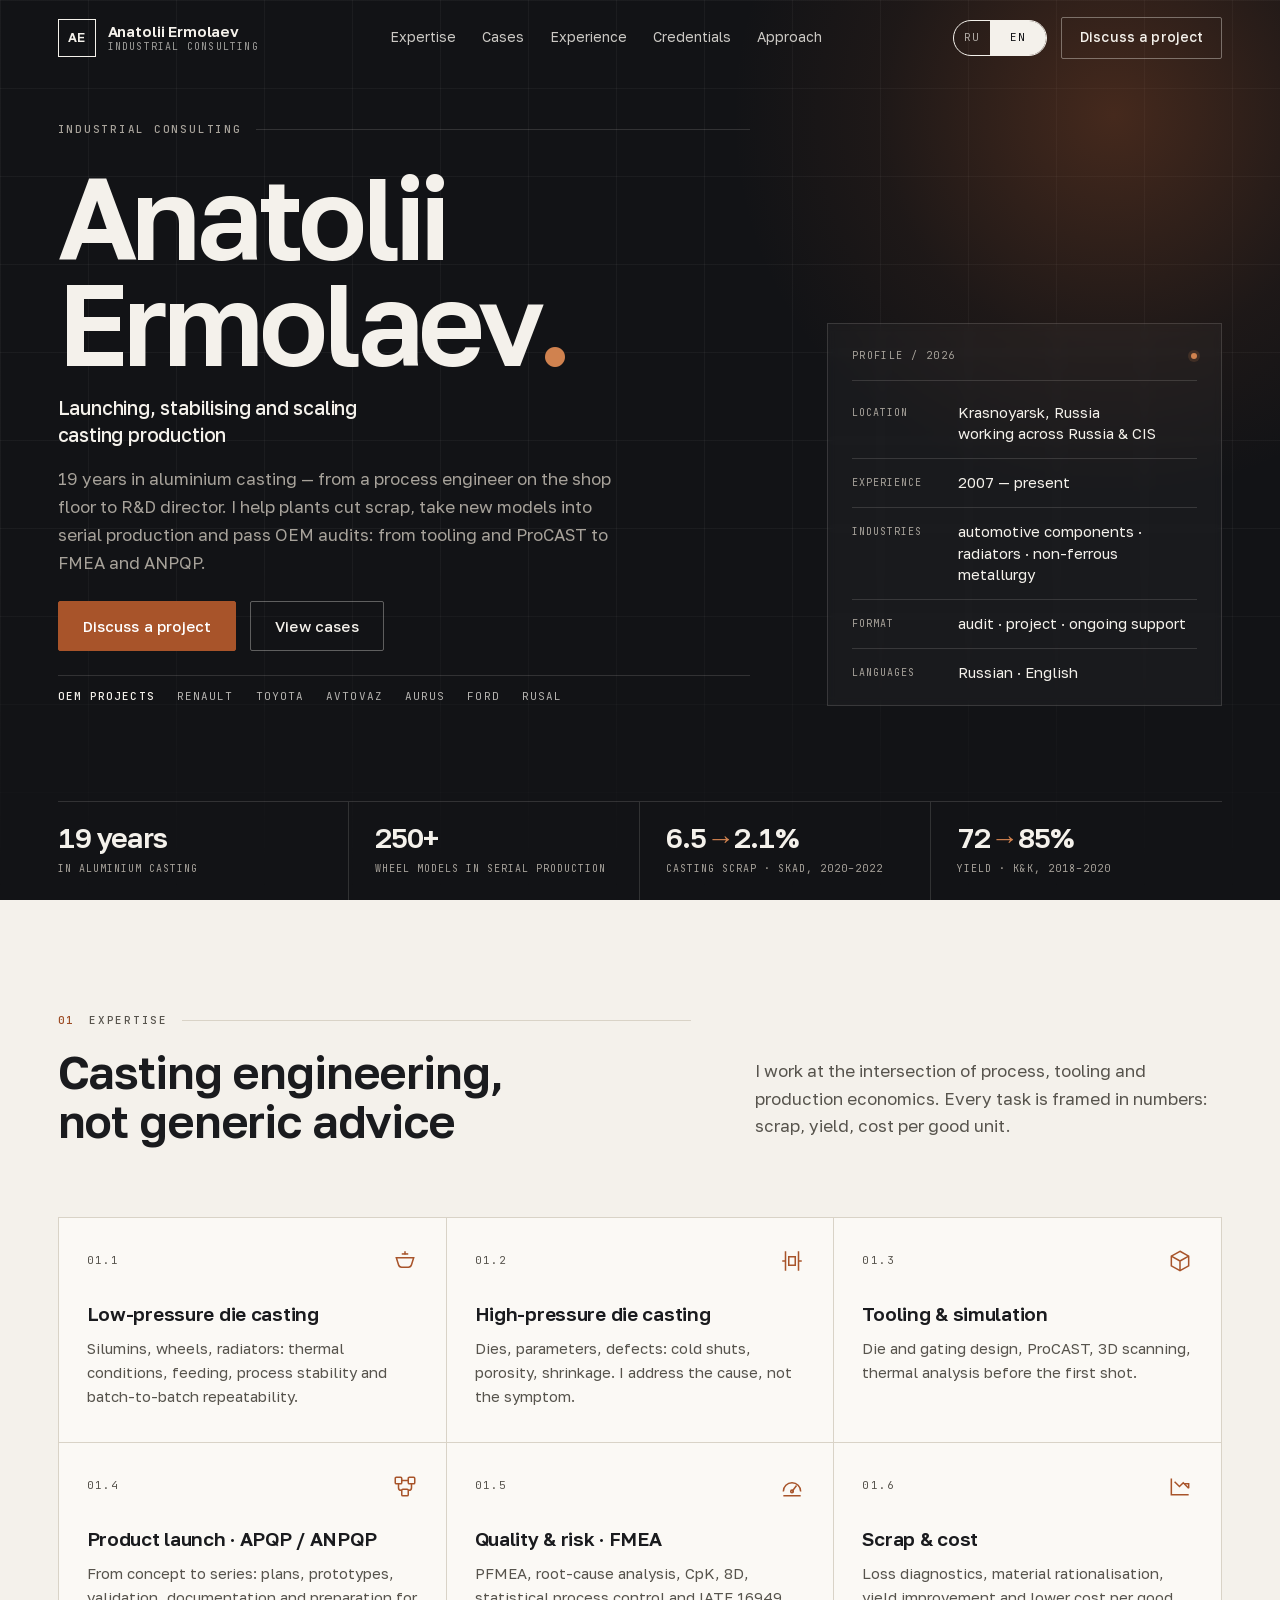
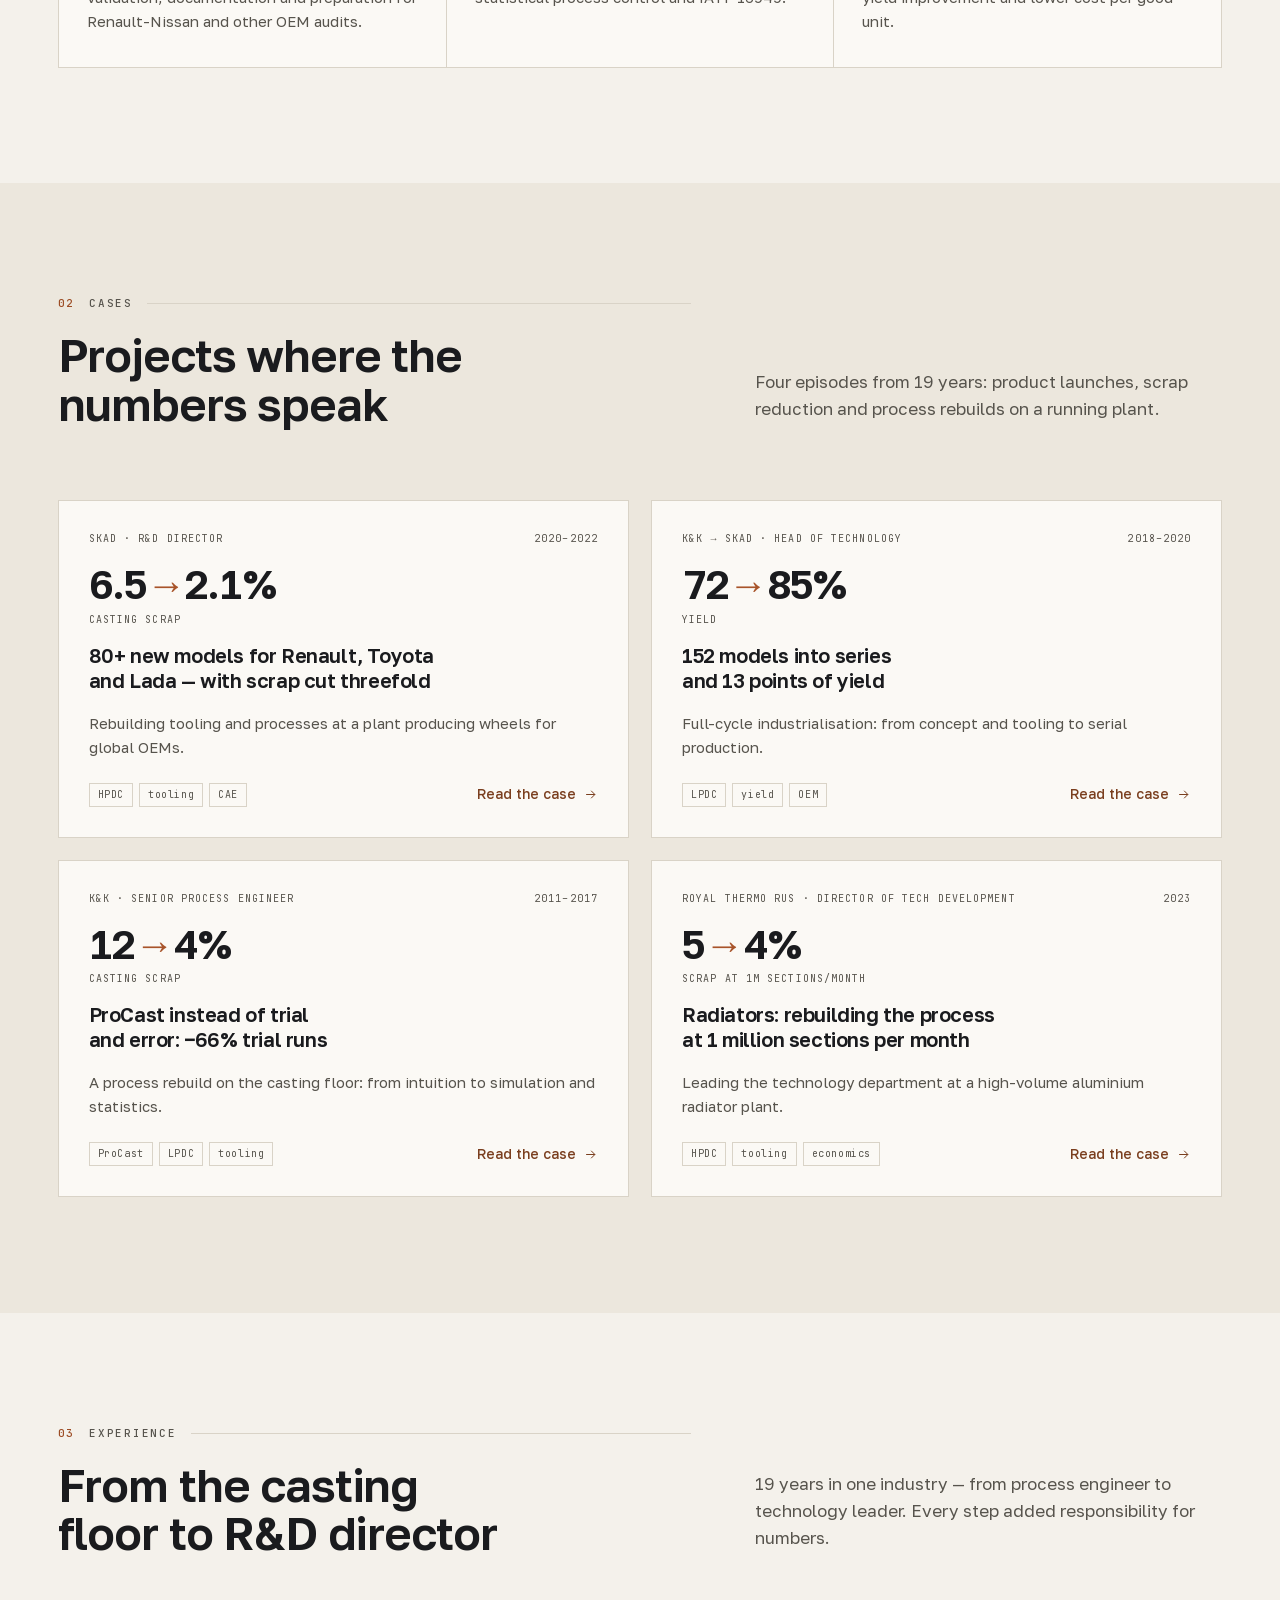
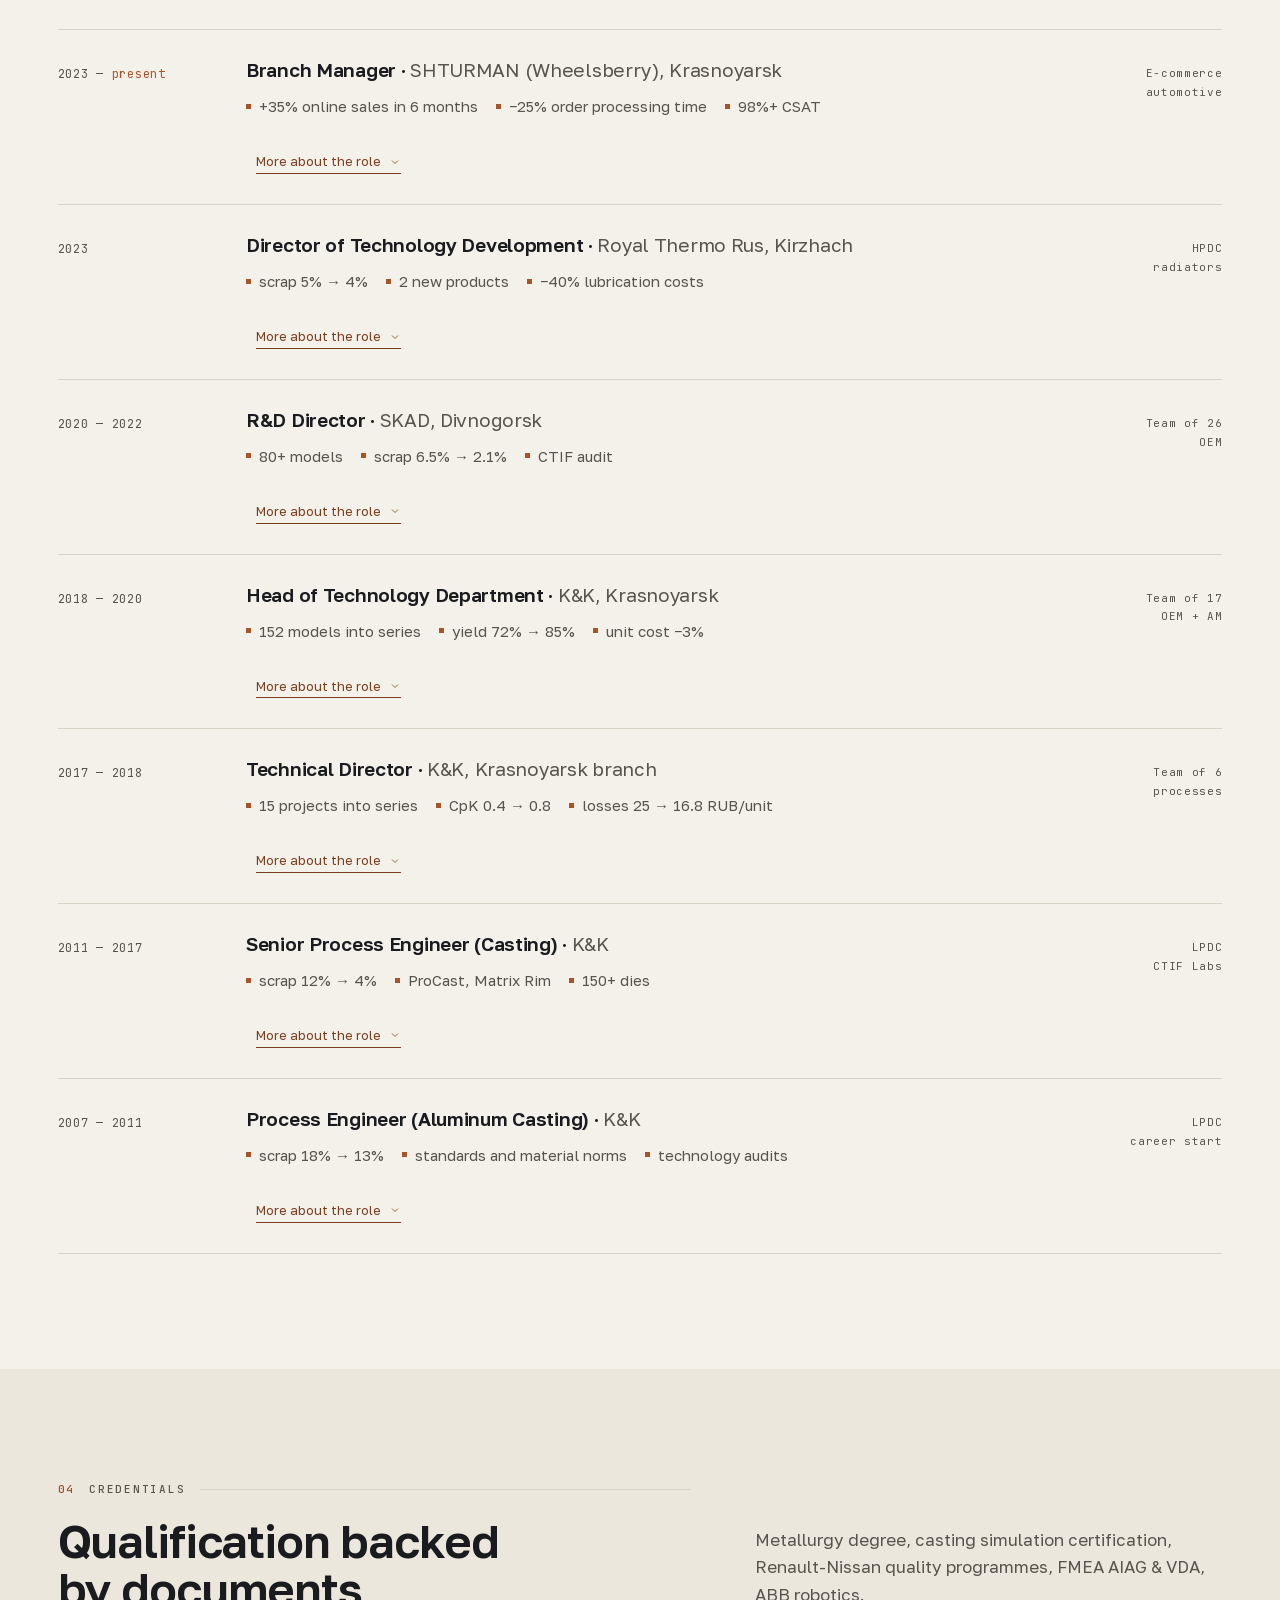
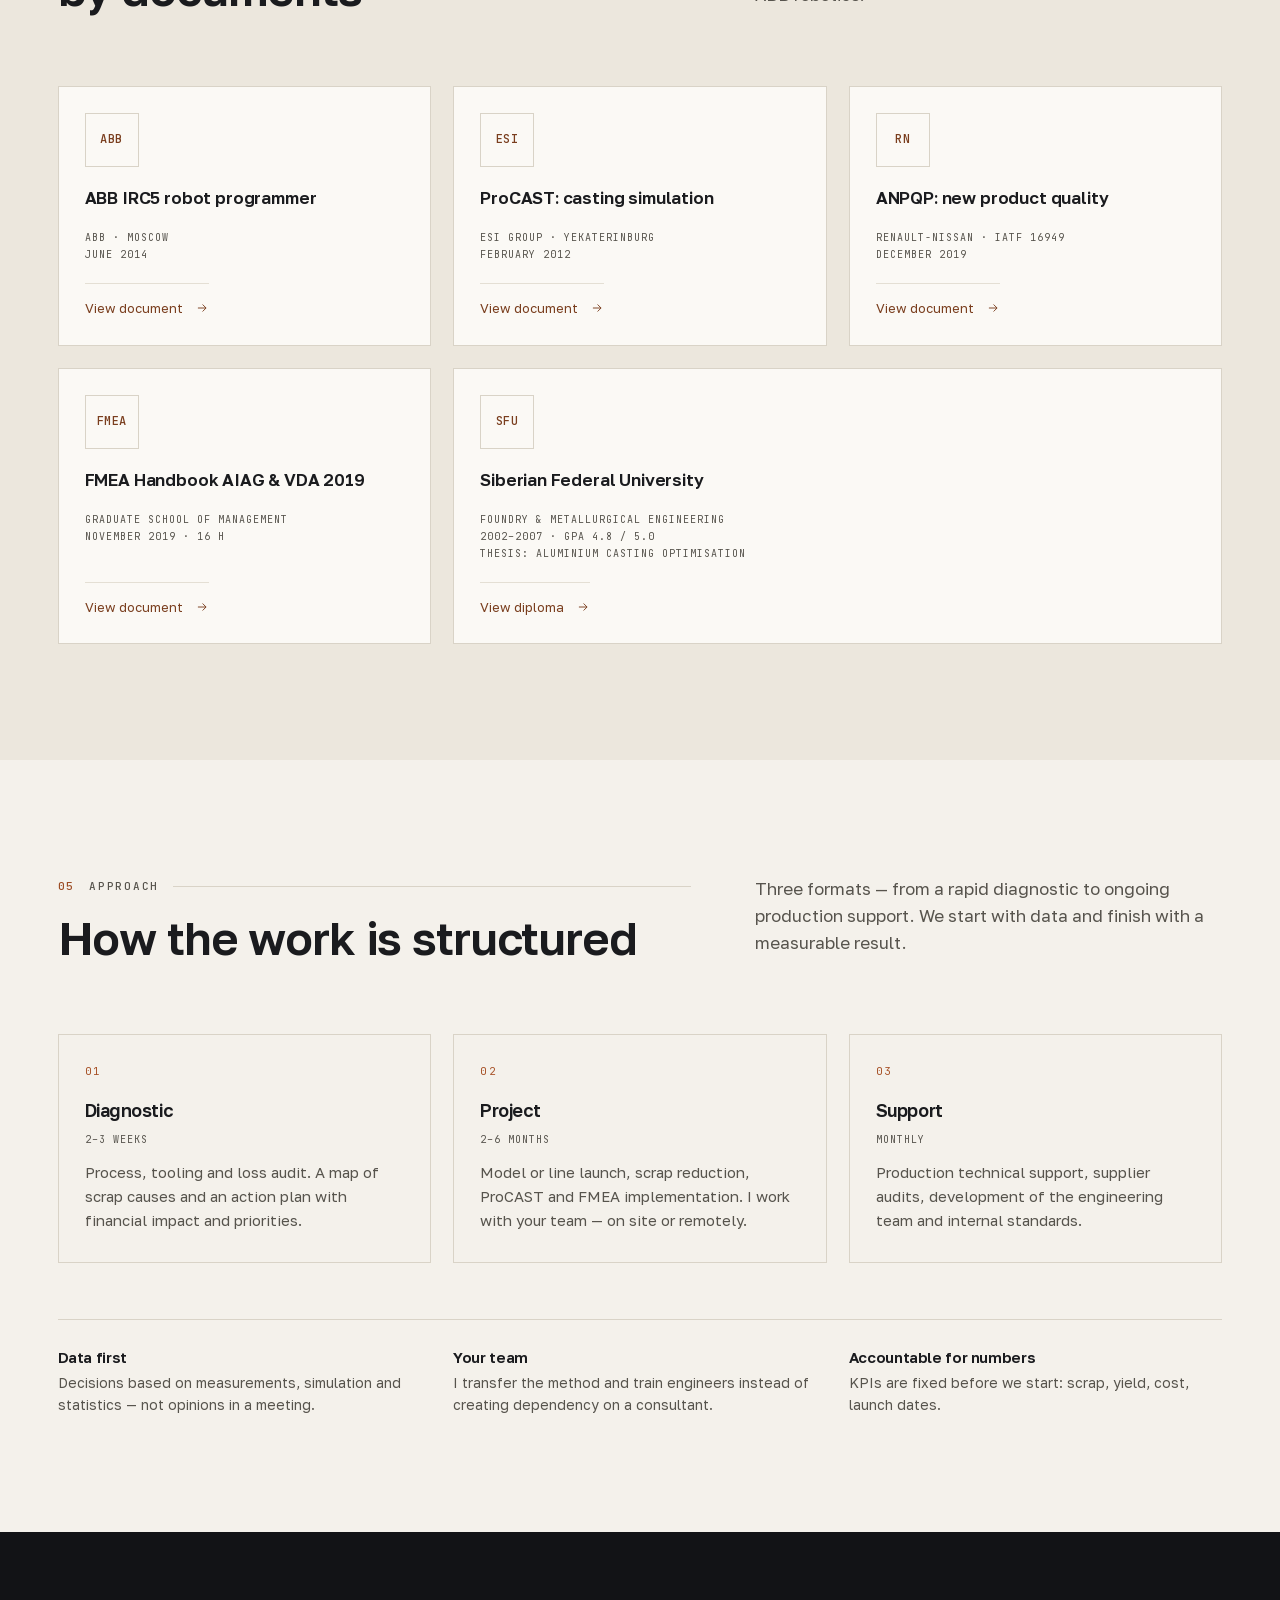
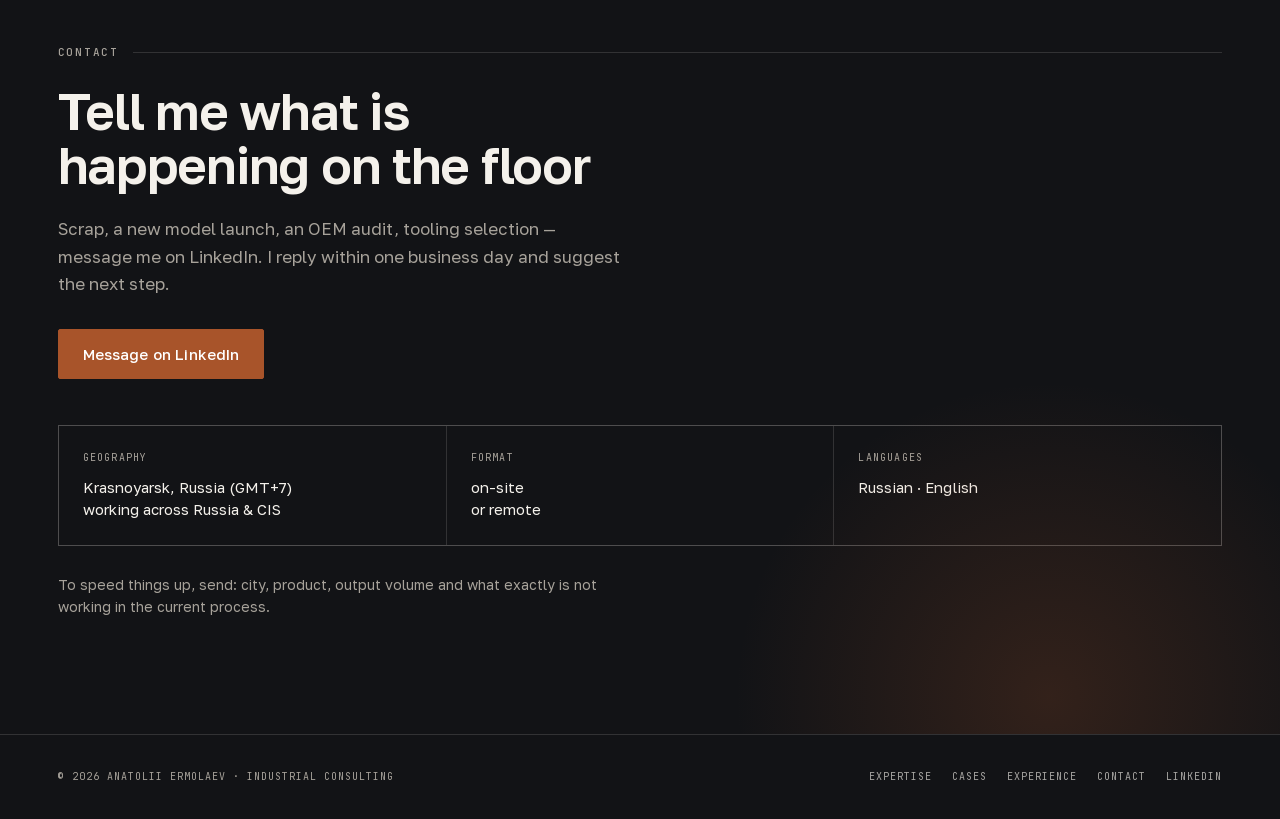
<file: en/index.html>
<!DOCTYPE html>
<html lang="en">
<head>
<meta charset="utf-8">
<meta name="viewport" content="width=device-width, initial-scale=1">
<title>Anatolii Ermolaev — industrial consulting in aluminium casting</title>
<meta name="description" content="19 years in aluminium casting: LPDC, HPDC, tooling, ProCAST, FMEA, ANPQP. Helping plants cut scrap, launch new models and pass OEM audits.">
<meta name="author" content="Anatolii Ermolaev">
<meta name="theme-color" content="#121316">
<link rel="icon" href="../assets/img/favicon.svg" type="image/svg+xml">
<meta property="og:type" content="profile">
<meta property="og:locale" content="en_US">
<meta property="og:locale:alternate" content="ru_RU">
<meta property="og:title" content="Anatolii Ermolaev — industrial consulting in aluminium casting">
<meta property="og:description" content="Launching, stabilising and scaling casting production: 250+ models in series, scrap 6.5% → 2.1%, OEM audits.">
<meta property="og:url" content="https://anatoliy5606-dotcom.github.io/portfolio/en/">
<meta property="og:site_name" content="Анатолий Ермолаев">
<meta property="og:image" content="https://anatoliy5606-dotcom.github.io/portfolio/assets/img/og.jpg">
<meta property="og:image:width" content="1200">
<meta property="og:image:height" content="630">
<meta name="twitter:card" content="summary_large_image">
<link rel="alternate" hreflang="ru" href="../index.html">
<link rel="alternate" hreflang="en" href="index.html">
<link rel="alternate" hreflang="x-default" href="../index.html">
<link rel="preload" href="../assets/fonts/golos-text-400-latin.woff2" as="font" type="font/woff2" crossorigin>
<link rel="stylesheet" href="../assets/css/fonts.css">
<link rel="stylesheet" href="../assets/css/style.css">
</head>
<body data-doc-caption="Original document · photo from a personal archive">
<a class="skip-link" href="#main">Skip to content</a>

<header class="site-header" id="top">
  <div class="container">
    <a class="brand" href="#top" aria-label="Anatolii Ermolaev — back to top">
      <span class="brand__mark" aria-hidden="true">AE</span>
      <span class="brand__text">
        <span class="brand__name">Anatolii Ermolaev</span>
        <span class="brand__role">Industrial consulting</span>
      </span>
    </a>

    <nav class="site-nav" aria-label="Main navigation">
      <a href="#expertise">Expertise</a>
      <a href="#cases">Cases</a>
      <a href="#experience">Experience</a>
      <a href="#credentials">Credentials</a>
      <a href="#approach">Approach</a>
    </nav>

    <div class="header-actions">
      <div class="lang" role="group" aria-label="Site language: English">
        <a href="../index.html" hreflang="ru" lang="ru" data-lang-link>RU</a>
        <span class="is-active"><span>EN</span></span>
      </div>
      <a class="btn btn--sm" href="#contact">Discuss a project</a>
      <button class="menu-btn" type="button" aria-expanded="false" aria-controls="mobile-nav" aria-label="Open menu" data-menu-btn data-label-open="Open menu" data-label-close="Close menu">
        <svg viewBox="0 0 24 24" fill="none" stroke="currentColor" stroke-width="1.6" aria-hidden="true"><path d="M3 7h18M3 12h18M3 17h18"/></svg>
      </button>
    </div>
  </div>
</header>

<div class="mobile-nav" id="mobile-nav" hidden>
  <a href="#expertise">Expertise <span class="mono">01</span></a>
  <a href="#cases">Cases <span class="mono">02</span></a>
  <a href="#experience">Experience <span class="mono">03</span></a>
  <a href="#credentials">Credentials <span class="mono">04</span></a>
  <a href="#approach">Approach <span class="mono">05</span></a>
  <a href="#contact">Contact <span class="mono">06</span></a>
  <a class="btn btn--copper" href="mailto:?subject=Project%20inquiry" data-contact="email" hidden>Send an e-mail</a>
  <a class="btn btn--ghost-light" href="#contact" data-contact="linkedin">Message on LinkedIn</a>
</div>

<main id="main">

  <!-- HERO -->
  <section class="hero" aria-labelledby="hero-title">
    <div class="container">
      <div class="hero__inner">
        <div class="hero__copy">
          <p class="eyebrow">Industrial consulting</p>
          <h1 id="hero-title">
            <span class="name-line">Anatolii</span>
            <span class="name-line">Ermolaev<span class="dot">.</span></span>
          </h1>
          <p class="hero__kicker">Launching, stabilising and scaling casting production</p>
          <p class="hero__lead">19 years in aluminium casting — from a process engineer on the shop floor to R&amp;D director. I help plants cut scrap, take new models into serial production and pass OEM audits: from tooling and ProCAST to FMEA and ANPQP.</p>
          <div class="hero__actions">
            <a class="btn btn--copper" href="#contact">Discuss a project</a>
            <a class="btn btn--ghost-light" href="#cases">View cases</a>
          </div>
          <p class="hero__oem"><strong>OEM projects</strong> <span>Renault</span> <span>Toyota</span> <span>AvtoVAZ</span> <span>AURUS</span> <span>Ford</span> <span>RUSAL</span></p>
        </div>

        <div class="profile" role="group" aria-label="Profile">
          <div class="profile__head">
            <span>Profile / 2026</span>
            <span class="dot-live" aria-hidden="true"></span>
          </div>
          <dl>
            <div class="profile__row"><dt>Location</dt><dd>Krasnoyarsk, Russia<br>working across Russia &amp; CIS</dd></div>
            <div class="profile__row"><dt>Experience</dt><dd>2007 — present</dd></div>
            <div class="profile__row"><dt>Industries</dt><dd>automotive components · radiators · non-ferrous metallurgy</dd></div>
            <div class="profile__row"><dt>Format</dt><dd>audit · project · ongoing support</dd></div>
            <div class="profile__row"><dt>Languages</dt><dd>Russian · English</dd></div>
          </dl>
        </div>
      </div>
    </div>

    <div class="container">
      <div class="hero__stats">
        <div class="stat">
          <div class="stat__value">19 years</div>
          <div class="stat__label">in aluminium casting</div>
        </div>
        <div class="stat">
          <div class="stat__value">250+</div>
          <div class="stat__label">wheel models in serial production</div>
        </div>
        <div class="stat">
          <div class="stat__value">6.5<em>→</em>2.1%</div>
          <div class="stat__label">casting scrap · SKAD, 2020–2022</div>
        </div>
        <div class="stat">
          <div class="stat__value">72<em>→</em>85%</div>
          <div class="stat__label">yield · K&amp;K, 2018–2020</div>
        </div>
      </div>
    </div>
  </section>

  <!-- EXPERTISE -->
  <section class="section" id="expertise" aria-labelledby="expertise-title">
    <div class="container">
      <div class="section-head">
        <div>
          <p class="eyebrow"><span class="idx">01</span> Expertise</p>
          <h2 id="expertise-title">Casting engineering, not generic advice</h2>
        </div>
        <p class="lead">I work at the intersection of process, tooling and production economics. Every task is framed in numbers: scrap, yield, cost per good unit.</p>
      </div>

      <div class="cards-3">
        <article class="xcard">
          <div class="xcard__top">
            <span class="xcard__idx">01.1</span>
            <svg class="xcard__icon" viewBox="0 0 24 24" fill="none" stroke="currentColor" stroke-width="1.4" aria-hidden="true"><path d="M4 9h16l-2 6.5a3 3 0 0 1-2.9 2.2H8.9A3 3 0 0 1 6 15.5L4 9Z"/><path d="M12 3v3"/><path d="M9 5.5h6"/></svg>
          </div>
          <h3>Low-pressure die casting</h3>
          <p>Silumins, wheels, radiators: thermal conditions, feeding, process stability and batch-to-batch repeatability.</p>
        </article>

        <article class="xcard">
          <div class="xcard__top">
            <span class="xcard__idx">01.2</span>
            <svg class="xcard__icon" viewBox="0 0 24 24" fill="none" stroke="currentColor" stroke-width="1.4" aria-hidden="true"><path d="M6 3v18M18 3v18"/><path d="M9 8h6v8H9z"/><path d="M6 12H3M21 12h-3"/></svg>
          </div>
          <h3>High-pressure die casting</h3>
          <p>Dies, parameters, defects: cold shuts, porosity, shrinkage. I address the cause, not the symptom.</p>
        </article>

        <article class="xcard">
          <div class="xcard__top">
            <span class="xcard__idx">01.3</span>
            <svg class="xcard__icon" viewBox="0 0 24 24" fill="none" stroke="currentColor" stroke-width="1.4" aria-hidden="true"><path d="M12 3l8 4.5v9L12 21l-8-4.5v-9L12 3Z"/><path d="M12 12l8-4.5M12 12v9M12 12L4 7.5"/></svg>
          </div>
          <h3>Tooling &amp; simulation</h3>
          <p>Die and gating design, ProCAST, 3D scanning, thermal analysis before the first shot.</p>
        </article>

        <article class="xcard">
          <div class="xcard__top">
            <span class="xcard__idx">01.4</span>
            <svg class="xcard__icon" viewBox="0 0 24 24" fill="none" stroke="currentColor" stroke-width="1.4" aria-hidden="true"><rect x="3" y="4" width="6" height="6" rx="1"/><rect x="15" y="4" width="6" height="6" rx="1"/><rect x="9" y="15" width="6" height="6" rx="1"/><path d="M9 7h6M6 10v3.5A2.5 2.5 0 0 0 8.5 16H9M18 10v3.5A2.5 2.5 0 0 1 15.5 16H15"/></svg>
          </div>
          <h3>Product launch · APQP / ANPQP</h3>
          <p>From concept to series: plans, prototypes, validation, documentation and preparation for Renault-Nissan and other OEM audits.</p>
        </article>

        <article class="xcard">
          <div class="xcard__top">
            <span class="xcard__idx">01.5</span>
            <svg class="xcard__icon" viewBox="0 0 24 24" fill="none" stroke="currentColor" stroke-width="1.4" aria-hidden="true"><path d="M4 17a8 8 0 0 1 16 0"/><path d="M12 17l4.2-5.4"/><circle cx="12" cy="17" r="1.2"/><path d="M4 21h16"/></svg>
          </div>
          <h3>Quality &amp; risk · FMEA</h3>
          <p>PFMEA, root-cause analysis, CpK, 8D, statistical process control and IATF 16949.</p>
        </article>

        <article class="xcard">
          <div class="xcard__top">
            <span class="xcard__idx">01.6</span>
            <svg class="xcard__icon" viewBox="0 0 24 24" fill="none" stroke="currentColor" stroke-width="1.4" aria-hidden="true"><path d="M4 5v15h16"/><path d="M7 8l4.5 4.5L15 9l5 5"/><path d="M20 14v-4h-4"/></svg>
          </div>
          <h3>Scrap &amp; cost</h3>
          <p>Loss diagnostics, material rationalisation, yield improvement and lower cost per good unit.</p>
        </article>
      </div>
    </div>
  </section>

  <!-- CASES -->
  <section class="section section--paper-2" id="cases" aria-labelledby="cases-title">
    <div class="container">
      <div class="section-head">
        <div>
          <p class="eyebrow"><span class="idx">02</span> Cases</p>
          <h2 id="cases-title">Projects where the numbers speak</h2>
        </div>
        <p class="lead">Four episodes from 19 years: product launches, scrap reduction and process rebuilds on a running plant.</p>
      </div>

      <div class="cases-grid">
        <article class="case-card">
          <div class="case-card__meta"><span>SKAD · R&amp;D Director</span><span>2020–2022</span></div>
          <div class="case-card__metric">6.5<span>→</span>2.1%<small>casting scrap</small></div>
          <h3>80+ new models for Renault, Toyota and Lada — with scrap cut threefold</h3>
          <p>Rebuilding tooling and processes at a plant producing wheels for global OEMs.</p>
          <div class="case-card__footer">
            <div class="tags"><span class="tag">HPDC</span><span class="tag">tooling</span><span class="tag">CAE</span></div>
            <button class="case-open" type="button" data-case="case-skad" data-case-title="80+ new models for Renault, Toyota and Lada — with scrap cut threefold" data-case-meta="SKAD · R&amp;D Director · 2020–2022" aria-haspopup="dialog">Read the case
              <svg viewBox="0 0 24 24" fill="none" stroke="currentColor" stroke-width="1.6" aria-hidden="true"><path d="M5 12h14M13 6l6 6-6 6"/></svg>
            </button>
          </div>
          <template class="case-tpl">
            <div><h4>Challenge</h4><p>The plant produced OEM wheels with 6.5% scrap and could not keep up with new model launches. The goal was to cut losses and accelerate launches at the same time.</p></div>
            <div><h4>What I did</h4><ul>
              <li>Redesigned tooling and gating based on CAE results.</li>
              <li>Introduced new alloys, coatings and treatment regimes for OEM and aftermarket wheels.</li>
              <li>Upgraded the R&amp;D lab: 3D scanners, spectrometers, hardness and mechanical testing.</li>
              <li>Prepared production for technical audits and certification with global OEMs.</li>
            </ul></div>
            <div class="result-box"><strong>Result</strong><p>Scrap reduced from 6.5% to 2.1%; 80+ models launched; CTIF (France) audit passed; OEM approvals obtained.</p></div>
          </template>
        </article>

        <article class="case-card">
          <div class="case-card__meta"><span>K&amp;K → SKAD · Head of Technology</span><span>2018–2020</span></div>
          <div class="case-card__metric">72<span>→</span>85%<small>yield</small></div>
          <h3>152 models into series and 13 points of yield</h3>
          <p>Full-cycle industrialisation: from concept and tooling to serial production.</p>
          <div class="case-card__footer">
            <div class="tags"><span class="tag">LPDC</span><span class="tag">yield</span><span class="tag">OEM</span></div>
            <button class="case-open" type="button" data-case="case-kk" data-case-title="152 models into series and 13 points of yield" data-case-meta="K&amp;K → SKAD · Head of Technology · 2018–2020" aria-haspopup="dialog">Read the case
              <svg viewBox="0 0 24 24" fill="none" stroke="currentColor" stroke-width="1.6" aria-hidden="true"><path d="M5 12h14M13 6l6 6-6 6"/></svg>
            </button>
          </div>
          <template class="case-tpl">
            <div><h4>Challenge</h4><p>Take 152 new wheel models into series for OEM and aftermarket while lifting yield from 72% without increasing costs.</p></div>
            <div><h4>What I did</h4><ul>
              <li>Built the full development cycle: concept, tooling, casting, machining, validation, series.</li>
              <li>Standardised processes across several product lines.</li>
              <li>Ensured compliance with OEM technical standards and coordinated certification.</li>
              <li>Ran cost-reduction and material rationalisation programmes.</li>
            </ul></div>
            <div class="result-box"><strong>Result</strong><p>152 models in serial production; yield up from 72% to 85%; unit cost down 3%.</p></div>
          </template>
        </article>

        <article class="case-card">
          <div class="case-card__meta"><span>K&amp;K · Senior Process Engineer</span><span>2011–2017</span></div>
          <div class="case-card__metric">12<span>→</span>4%<small>casting scrap</small></div>
          <h3>ProCast instead of trial and error: −66% trial runs</h3>
          <p>A process rebuild on the casting floor: from intuition to simulation and statistics.</p>
          <div class="case-card__footer">
            <div class="tags"><span class="tag">ProCast</span><span class="tag">LPDC</span><span class="tag">tooling</span></div>
            <button class="case-open" type="button" data-case="case-procast" data-case-title="ProCast instead of trial and error: −66% trial runs" data-case-meta="K&amp;K · Senior Process Engineer · 2011–2017" aria-haspopup="dialog">Read the case
              <svg viewBox="0 0 24 24" fill="none" stroke="currentColor" stroke-width="1.6" aria-hidden="true"><path d="M5 12h14M13 6l6 6-6 6"/></svg>
            </button>
          </div>
          <template class="case-tpl">
            <div><h4>Challenge</h4><p>High casting scrap and dependence on costly trial runs when launching new wheels.</p></div>
            <div><h4>What I did</h4><ul>
              <li>Standardised process parameters and introduced statistical control.</li>
              <li>Implemented ProCast: trained and certified, moved launches to simulation.</li>
              <li>Developed the Matrix Rim design — productivity up 25–30%.</li>
              <li>Issued specifications for 150+ dies and defended the technology at CTIF Labs (Paris).</li>
            </ul></div>
            <div class="result-box"><strong>Result</strong><p>Scrap 12% → 4%; trial runs cut by two thirds; productivity +25–30%; technology approved by CTIF.</p></div>
          </template>
        </article>

        <article class="case-card">
          <div class="case-card__meta"><span>Royal Thermo Rus · Director of Tech Development</span><span>2023</span></div>
          <div class="case-card__metric">5<span>→</span>4%<small>scrap at 1M sections/month</small></div>
          <h3>Radiators: rebuilding the process at 1 million sections per month</h3>
          <p>Leading the technology department at a high-volume aluminium radiator plant.</p>
          <div class="case-card__footer">
            <div class="tags"><span class="tag">HPDC</span><span class="tag">tooling</span><span class="tag">economics</span></div>
            <button class="case-open" type="button" data-case="case-thermo" data-case-title="Radiators: rebuilding the process at 1 million sections per month" data-case-meta="Royal Thermo Rus · Director of Tech Development · 2023" aria-haspopup="dialog">Read the case
              <svg viewBox="0 0 24 24" fill="none" stroke="currentColor" stroke-width="1.6" aria-hidden="true"><path d="M5 12h14M13 6l6 6-6 6"/></svg>
            </button>
          </div>
          <template class="case-tpl">
            <div><h4>Challenge</h4><p>Stabilise quality at over 1M radiator sections per month and reduce tooling losses.</p></div>
            <div><h4>What I did</h4><ul>
              <li>Led the technology department of 9 engineers.</li>
              <li>Drove improvements in casting, machining, painting and packaging.</li>
              <li>Launched 2 new products and new radiator models with a better weight-to-power ratio.</li>
              <li>Introduced automatic tooling-wear tracking and managed die suppliers.</li>
            </ul></div>
            <div class="result-box"><strong>Result</strong><p>Scrap 5% → 4% at 1M sections per month; 2 products launched; lubrication costs down 40%.</p></div>
          </template>
        </article>
      </div>
    </div>
  </section>

  <!-- EXPERIENCE -->
  <section class="section" id="experience" aria-labelledby="experience-title">
    <div class="container">
      <div class="section-head">
        <div>
          <p class="eyebrow"><span class="idx">03</span> Experience</p>
          <h2 id="experience-title">From the casting floor to R&amp;D director</h2>
        </div>
        <p class="lead">19 years in one industry — from process engineer to technology leader. Every step added responsibility for numbers.</p>
      </div>

      <div class="timeline">
        <article class="job">
          <div class="job__summary">
            <div class="job__years">2023 — <span class="now">present</span></div>
            <div class="job__main">
              <h3><span class="role">Branch Manager</span> · <span class="company">SHTURMAN (Wheelsberry), Krasnoyarsk</span></h3>
              <div class="job__facts"><span>+35% online sales in 6 months</span><span>−25% order processing time</span><span>98%+ CSAT</span></div>
            </div>
            <div class="job__impact">E-commerce<br>automotive</div>
          </div>
          <details>
            <summary>More about the role
              <svg viewBox="0 0 24 24" fill="none" stroke="currentColor" stroke-width="1.6" aria-hidden="true"><path d="M6 9l6 6 6-6"/></svg>
            </summary>
            <div class="job__body">
              <ul>
                <li>Branch operations: alloy wheels and tyres, full sales cycle.</li>
                <li>Logistics, packaging, quality control and nationwide after-sales support.</li>
                <li>Supplier and B2B partner management, financial reporting and planning.</li>
              </ul>
              <p class="result"><b>Result:</b> +35% online sales in 6 months, −25% order processing time, partnerships with leading carriers.</p>
            </div>
          </details>
        </article>

        <article class="job">
          <div class="job__summary">
            <div class="job__years">2023</div>
            <div class="job__main">
              <h3><span class="role">Director of Technology Development</span> · <span class="company">Royal Thermo Rus, Kirzhach</span></h3>
              <div class="job__facts"><span>scrap 5% → 4%</span><span>2 new products</span><span>−40% lubrication costs</span></div>
            </div>
            <div class="job__impact">HPDC<br>radiators</div>
          </div>
          <details>
            <summary>More about the role
              <svg viewBox="0 0 24 24" fill="none" stroke="currentColor" stroke-width="1.6" aria-hidden="true"><path d="M6 9l6 6 6-6"/></svg>
            </summary>
            <div class="job__body">
              <ul>
                <li>Led the technology department: 9 engineers, serial radiator production.</li>
                <li>Improvements in casting, machining, painting and packaging; new model design.</li>
                <li>Coordinated external die suppliers and automatic tooling-wear tracking.</li>
              </ul>
              <p class="result"><b>Result:</b> scrap 5%→4% at over 1M sections per month, 2 products launched, lubrication costs down 40%.</p>
            </div>
          </details>
        </article>

        <article class="job">
          <div class="job__summary">
            <div class="job__years">2020 — 2022</div>
            <div class="job__main">
              <h3><span class="role">R&amp;D Director</span> · <span class="company">SKAD, Divnogorsk</span></h3>
              <div class="job__facts"><span>80+ models</span><span>scrap 6.5% → 2.1%</span><span>CTIF audit</span></div>
            </div>
            <div class="job__impact">Team of 26<br>OEM</div>
          </div>
          <details>
            <summary>More about the role
              <svg viewBox="0 0 24 24" fill="none" stroke="currentColor" stroke-width="1.6" aria-hidden="true"><path d="M6 9l6 6 6-6"/></svg>
            </summary>
            <div class="job__body">
              <ul>
                <li>R&amp;D and engineering initiatives at one of Russia's largest wheel plants.</li>
                <li>Cross-functional team of up to 26: design, process, QA, laboratory.</li>
                <li>Full development cycle: tooling, casting simulation, machining, validation.</li>
                <li>New alloys, coatings and surface treatment; preparation for OEM audits and certification.</li>
              </ul>
              <p class="result"><b>Result:</b> 80+ new models, scrap 6.5%→2.1%, CTIF (France) audit passed, OEM approvals obtained.</p>
            </div>
          </details>
        </article>

        <article class="job">
          <div class="job__summary">
            <div class="job__years">2018 — 2020</div>
            <div class="job__main">
              <h3><span class="role">Head of Technology Department</span> · <span class="company">K&amp;K, Krasnoyarsk</span></h3>
              <div class="job__facts"><span>152 models into series</span><span>yield 72% → 85%</span><span>unit cost −3%</span></div>
            </div>
            <div class="job__impact">Team of 17<br>OEM + AM</div>
          </div>
          <details>
            <summary>More about the role
              <svg viewBox="0 0 24 24" fill="none" stroke="currentColor" stroke-width="1.6" aria-hidden="true"><path d="M6 9l6 6 6-6"/></svg>
            </summary>
            <div class="job__body">
              <ul>
                <li>Wheel industrialisation: concept and tooling through casting, machining and series.</li>
                <li>OEM standards compliance, certification and testing coordination.</li>
                <li>Yield improvement, cost reduction and process standardisation programmes.</li>
                <li>Projects for Renault, AvtoVAZ, AURUS, Toyota, Ford.</li>
              </ul>
              <p class="result"><b>Result:</b> 152 models in serial production, yield 72%→85%, unit cost −3%.</p>
            </div>
          </details>
        </article>

        <article class="job">
          <div class="job__summary">
            <div class="job__years">2017 — 2018</div>
            <div class="job__main">
              <h3><span class="role">Technical Director</span> · <span class="company">K&amp;K, Krasnoyarsk branch</span></h3>
              <div class="job__facts"><span>15 projects into series</span><span>CpK 0.4 → 0.8</span><span>losses 25 → 16.8 RUB/unit</span></div>
            </div>
            <div class="job__impact">Team of 6<br>processes</div>
          </div>
          <details>
            <summary>More about the role
              <svg viewBox="0 0 24 24" fill="none" stroke="currentColor" stroke-width="1.6" aria-hidden="true"><path d="M6 9l6 6 6-6"/></svg>
            </summary>
            <div class="job__body">
              <ul>
                <li>Led the branch technology department: development, process control, improvements.</li>
                <li>Full wheel design cycle: 3D modelling, strength testing, drawings.</li>
                <li>PFMEA, technical risk analysis, launching new designs into series.</li>
                <li>Introduced argon-hydrogen refining technology.</li>
              </ul>
              <p class="result"><b>Result:</b> 15 projects in series, CpK 0.4→0.8, scrap losses cut from 25 to 16.8 RUB per good unit.</p>
            </div>
          </details>
        </article>

        <article class="job">
          <div class="job__summary">
            <div class="job__years">2011 — 2017</div>
            <div class="job__main">
              <h3><span class="role">Senior Process Engineer (Casting)</span> · <span class="company">K&amp;K</span></h3>
              <div class="job__facts"><span>scrap 12% → 4%</span><span>ProCast, Matrix Rim</span><span>150+ dies</span></div>
            </div>
            <div class="job__impact">LPDC<br>CTIF Labs</div>
          </div>
          <details>
            <summary>More about the role
              <svg viewBox="0 0 24 24" fill="none" stroke="currentColor" stroke-width="1.6" aria-hidden="true"><path d="M6 9l6 6 6-6"/></svg>
            </summary>
            <div class="job__body">
              <ul>
                <li>Engineering support for silumin casting, new product launches, documentation.</li>
                <li>Root-cause analysis, PDCA, statistical quality tools, 5S on the shop floor.</li>
                <li>Tooling design, specifications, operator and technician training.</li>
                <li>ProCast implementation, Matrix Rim design, technology defence at CTIF Labs (Paris).</li>
              </ul>
              <p class="result"><b>Result:</b> scrap 12%→4%, productivity +25–30%, trial runs −66%, 150+ tooling specifications.</p>
            </div>
          </details>
        </article>

        <article class="job">
          <div class="job__summary">
            <div class="job__years">2007 — 2011</div>
            <div class="job__main">
              <h3><span class="role">Process Engineer (Aluminum Casting)</span> · <span class="company">K&amp;K</span></h3>
              <div class="job__facts"><span>scrap 18% → 13%</span><span>standards and material norms</span><span>technology audits</span></div>
            </div>
            <div class="job__impact">LPDC<br>career start</div>
          </div>
          <details>
            <summary>More about the role
              <svg viewBox="0 0 24 24" fill="none" stroke="currentColor" stroke-width="1.6" aria-hidden="true"><path d="M6 9l6 6 6-6"/></svg>
            </summary>
            <div class="job__body">
              <ul>
                <li>Engineering support for low-pressure die casting, compliance with documentation and standards.</li>
                <li>Technology audits, new process development, material consumption norms.</li>
                <li>Tooling design and improvement, requirements for suppliers.</li>
              </ul>
              <p class="result"><b>Result:</b> scrap 18%→13%, LPDC best practices formalised, foundation for further improvements.</p>
            </div>
          </details>
        </article>
      </div>
    </div>
  </section>

  <!-- CREDENTIALS -->
  <section class="section section--paper-2" id="credentials" aria-labelledby="credentials-title">
    <div class="container">
      <div class="section-head">
        <div>
          <p class="eyebrow"><span class="idx">04</span> Credentials</p>
          <h2 id="credentials-title">Qualification backed by documents</h2>
        </div>
        <p class="lead">Metallurgy degree, casting simulation certification, Renault-Nissan quality programmes, FMEA AIAG &amp; VDA, ABB robotics.</p>
      </div>

      <div class="credentials">
        <button class="cred" type="button" data-doc="../assets/img/cert-abb.webp" data-doc-title="ABB IRC5 — robot programmer" data-doc-meta="ABB Training Centre · Moscow · June 2014">
          <span class="cred__mono" aria-hidden="true">ABB</span>
          <span class="cred__title">ABB IRC5 robot programmer</span>
          <span class="cred__meta">ABB · Moscow<br>June 2014</span>
          <span class="cred__foot">View document
            <svg viewBox="0 0 24 24" fill="none" stroke="currentColor" stroke-width="1.6" aria-hidden="true"><path d="M5 12h14M13 6l6 6-6 6"/></svg>
          </span>
        </button>

        <button class="cred" type="button" data-doc="../assets/img/cert-procast.webp" data-doc-title="ProCAST — casting process simulation" data-doc-meta="ESI Group · Yekaterinburg · February 2012">
          <span class="cred__mono" aria-hidden="true">ESI</span>
          <span class="cred__title">ProCAST: casting simulation</span>
          <span class="cred__meta">ESI Group · Yekaterinburg<br>February 2012</span>
          <span class="cred__foot">View document
            <svg viewBox="0 0 24 24" fill="none" stroke="currentColor" stroke-width="1.6" aria-hidden="true"><path d="M5 12h14M13 6l6 6-6 6"/></svg>
          </span>
        </button>

        <button class="cred" type="button" data-doc="../assets/img/cert-anpqp.webp" data-doc-title="ANPQP — Alliance New Product Quality Program" data-doc-meta="Renault-Nissan · December 2019">
          <span class="cred__mono" aria-hidden="true">RN</span>
          <span class="cred__title">ANPQP: new product quality</span>
          <span class="cred__meta">Renault-Nissan · IATF 16949<br>December 2019</span>
          <span class="cred__foot">View document
            <svg viewBox="0 0 24 24" fill="none" stroke="currentColor" stroke-width="1.6" aria-hidden="true"><path d="M5 12h14M13 6l6 6-6 6"/></svg>
          </span>
        </button>

        <button class="cred" type="button" data-doc="../assets/img/cert-fmea.webp" data-doc-title="FMEA Handbook AIAG &amp; VDA 2019" data-doc-meta="Graduate School of Management · Krasnoyarsk · November 2019 · 16 hours">
          <span class="cred__mono" aria-hidden="true">FMEA</span>
          <span class="cred__title">FMEA Handbook AIAG &amp; VDA 2019</span>
          <span class="cred__meta">Graduate School of Management<br>November 2019 · 16 h</span>
          <span class="cred__foot">View document
            <svg viewBox="0 0 24 24" fill="none" stroke="currentColor" stroke-width="1.6" aria-hidden="true"><path d="M5 12h14M13 6l6 6-6 6"/></svg>
          </span>
        </button>

        <button class="cred cred--wide" type="button" data-doc="../assets/img/cert-diploma.webp" data-doc-title="Degree in foundry and metallurgical engineering" data-doc-meta="Siberian Federal University · Krasnoyarsk · 2002–2007">
          <span class="cred__mono" aria-hidden="true">SFU</span>
          <span class="cred__title">Siberian Federal University</span>
          <span class="cred__meta">Foundry &amp; metallurgical engineering<br>2002–2007 · GPA 4.8 / 5.0<br>thesis: aluminium casting optimisation</span>
          <span class="cred__foot">View diploma
            <svg viewBox="0 0 24 24" fill="none" stroke="currentColor" stroke-width="1.6" aria-hidden="true"><path d="M5 12h14M13 6l6 6-6 6"/></svg>
          </span>
        </button>
      </div>
    </div>
  </section>

  <!-- APPROACH -->
  <section class="section" id="approach" aria-labelledby="approach-title">
    <div class="container">
      <div class="section-head">
        <div>
          <p class="eyebrow"><span class="idx">05</span> Approach</p>
          <h2 id="approach-title">How the work is structured</h2>
        </div>
        <p class="lead">Three formats — from a rapid diagnostic to ongoing production support. We start with data and finish with a measurable result.</p>
      </div>

      <div class="formats">
        <article class="format">
          <span class="format__num">01</span>
          <h3>Diagnostic</h3>
          <span class="dur">2–3 weeks</span>
          <p>Process, tooling and loss audit. A map of scrap causes and an action plan with financial impact and priorities.</p>
        </article>
        <article class="format">
          <span class="format__num">02</span>
          <h3>Project</h3>
          <span class="dur">2–6 months</span>
          <p>Model or line launch, scrap reduction, ProCAST and FMEA implementation. I work with your team — on site or remotely.</p>
        </article>
        <article class="format">
          <span class="format__num">03</span>
          <h3>Support</h3>
          <span class="dur">monthly</span>
          <p>Production technical support, supplier audits, development of the engineering team and internal standards.</p>
        </article>
      </div>

      <div class="principles">
        <div class="principle">
          <h3>Data first</h3>
          <p>Decisions based on measurements, simulation and statistics — not opinions in a meeting.</p>
        </div>
        <div class="principle">
          <h3>Your team</h3>
          <p>I transfer the method and train engineers instead of creating dependency on a consultant.</p>
        </div>
        <div class="principle">
          <h3>Accountable for numbers</h3>
          <p>KPIs are fixed before we start: scrap, yield, cost, launch dates.</p>
        </div>
      </div>
    </div>
  </section>

  <!-- CONTACT -->
  <section class="contact" id="contact" aria-labelledby="contact-title">
    <div class="container">
      <p class="eyebrow">Contact</p>
      <h2 id="contact-title">Tell me what is happening on the floor</h2>
      <p class="contact__lead">Scrap, a new model launch, an OEM audit, tooling selection — message me on LinkedIn. I reply within one business day and suggest the next step.</p>
      <div class="contact__actions">
        <a class="btn btn--copper" href="https://www.linkedin.com/in/anatolii-ermolaev-ab0b1a236/" target="_blank" rel="noopener" data-contact="linkedin">Message on LinkedIn</a>
        <a class="btn btn--ghost-light" href="mailto:?subject=Project%20inquiry" data-contact="email" hidden>Send an e-mail</a>
      </div>

      <dl class="contact__grid">
        <div class="contact__cell">
          <dt>Geography</dt>
          <dd>Krasnoyarsk, Russia (GMT+7)<br>working across Russia &amp; CIS</dd>
        </div>
        <div class="contact__cell">
          <dt>Format</dt>
          <dd>on-site<br>or remote</dd>
        </div>
        <div class="contact__cell">
          <dt>Languages</dt>
          <dd>Russian · English</dd>
        </div>
      </dl>

      <p class="contact__note">To speed things up, send: city, product, output volume and what exactly is not working in the current process.</p>
    </div>
  </section>

</main>

<footer class="site-footer">
  <div class="container">
    <span>© 2026 Anatolii Ermolaev · industrial consulting</span>
    <nav aria-label="Footer navigation">
      <a href="#expertise">Expertise</a>
      <a href="#cases">Cases</a>
      <a href="#experience">Experience</a>
      <a href="#contact">Contact</a>
      <a href="https://www.linkedin.com/in/anatolii-ermolaev-ab0b1a236/" target="_blank" rel="noopener">LinkedIn</a>
    </nav>
  </div>
</footer>

<!-- CASE DIALOG -->
<dialog id="case-dialog" aria-labelledby="case-dialog-title">
  <div class="dialog__head">
    <div>
      <span class="mono" data-dialog-meta></span>
      <h3 id="case-dialog-title" data-dialog-title>Case</h3>
    </div>
    <button class="dialog__close" type="button" data-close aria-label="Close">
      <svg viewBox="0 0 24 24" fill="none" stroke="currentColor" stroke-width="1.6" aria-hidden="true"><path d="M6 6l12 12M18 6L6 18"/></svg>
    </button>
  </div>
  <div class="dialog__body" data-dialog-body></div>
</dialog>

<!-- DOCUMENT DIALOG -->
<dialog id="doc-dialog" aria-labelledby="doc-dialog-title">
  <div class="dialog__head">
    <div>
      <span class="mono" data-doc-meta></span>
      <h3 id="doc-dialog-title" data-doc-title>Document</h3>
    </div>
    <button class="dialog__close" type="button" data-close aria-label="Close">
      <svg viewBox="0 0 24 24" fill="none" stroke="currentColor" stroke-width="1.6" aria-hidden="true"><path d="M6 6l12 12M18 6L6 18"/></svg>
    </button>
  </div>
  <div class="dialog__body" data-doc-body></div>
</dialog>

<script src="../assets/js/config.js"></script>
<script src="../assets/js/main.js"></script>
<script type="application/ld+json">
{
  "@context": "https://schema.org",
  "@type": "Person",
  "name": "Anatolii Ermolaev",
  "jobTitle": "Industrial consultant in aluminium casting",
  "address": { "@type": "PostalAddress", "addressLocality": "Krasnoyarsk", "addressCountry": "RU" },
  "sameAs": ["https://www.linkedin.com/in/anatolii-ermolaev-ab0b1a236/"],
  "knowsAbout": ["Low pressure die casting", "High pressure die casting", "ProCAST", "FMEA", "ANPQP", "Aluminium alloys", "Tooling design"]
}
</script>
</body>
</html>
</file>
<file: assets/css/fonts.css>
/* Self-hosted subsets: Golos Text (display + text), JetBrains Mono (labels) */
@font-face {
  font-family: 'Golos Text';
  font-style: normal;
  font-weight: 400 800;
  font-display: swap;
  src: url('../fonts/golos-text-400-cyrillic-ext.woff2') format('woff2');
  unicode-range: U+0460-052F, U+1C80-1C8A, U+20B4, U+2DE0-2DFF, U+A640-A69F, U+FE2E-FE2F;
}

@font-face {
  font-family: 'Golos Text';
  font-style: normal;
  font-weight: 400 800;
  font-display: swap;
  src: url('../fonts/golos-text-400-cyrillic.woff2') format('woff2');
  unicode-range: U+0301, U+0400-045F, U+0490-0491, U+04B0-04B1, U+2116;
}

@font-face {
  font-family: 'Golos Text';
  font-style: normal;
  font-weight: 400 800;
  font-display: swap;
  src: url('../fonts/golos-text-400-latin-ext.woff2') format('woff2');
  unicode-range: U+0100-02BA, U+02BD-02C5, U+02C7-02CC, U+02CE-02D7, U+02DD-02FF, U+0304, U+0308, U+0329, U+1D00-1DBF, U+1E00-1E9F, U+1EF2-1EFF, U+2020, U+20A0-20AB, U+20AD-20C4, U+2113, U+2C60-2C7F, U+A720-A7FF;
}

@font-face {
  font-family: 'Golos Text';
  font-style: normal;
  font-weight: 400 800;
  font-display: swap;
  src: url('../fonts/golos-text-400-latin.woff2') format('woff2');
  unicode-range: U+0000-00FF, U+0131, U+0152-0153, U+02BB-02BC, U+02C6, U+02DA, U+02DC, U+0304, U+0308, U+0329, U+2000-206F, U+20AC, U+2122, U+2191, U+2193, U+2212, U+2215, U+FEFF, U+FFFD;
}

@font-face {
  font-family: 'JetBrains Mono';
  font-style: normal;
  font-weight: 400 500;
  font-display: swap;
  src: url('../fonts/jetbrains-mono-400-cyrillic-ext.woff2') format('woff2');
  unicode-range: U+0460-052F, U+1C80-1C8A, U+20B4, U+2DE0-2DFF, U+A640-A69F, U+FE2E-FE2F;
}

@font-face {
  font-family: 'JetBrains Mono';
  font-style: normal;
  font-weight: 400 500;
  font-display: swap;
  src: url('../fonts/jetbrains-mono-400-cyrillic.woff2') format('woff2');
  unicode-range: U+0301, U+0400-045F, U+0490-0491, U+04B0-04B1, U+2116;
}

@font-face {
  font-family: 'JetBrains Mono';
  font-style: normal;
  font-weight: 400 500;
  font-display: swap;
  src: url('../fonts/jetbrains-mono-400-latin.woff2') format('woff2');
  unicode-range: U+0370-0377, U+037A-037F, U+0384-038A, U+038C, U+038E-03A1, U+03A3-03FF;
}

@font-face {
  font-family: 'JetBrains Mono';
  font-style: normal;
  font-weight: 400 500;
  font-display: swap;
  src: url('../fonts/jetbrains-mono-400-latin.woff2') format('woff2');
  unicode-range: U+0102-0103, U+0110-0111, U+0128-0129, U+0168-0169, U+01A0-01A1, U+01AF-01B0, U+0300-0301, U+0303-0304, U+0308-0309, U+0323, U+0329, U+1EA0-1EF9, U+20AB;
}

@font-face {
  font-family: 'JetBrains Mono';
  font-style: normal;
  font-weight: 400 500;
  font-display: swap;
  src: url('../fonts/jetbrains-mono-400-latin-ext.woff2') format('woff2');
  unicode-range: U+0100-02BA, U+02BD-02C5, U+02C7-02CC, U+02CE-02D7, U+02DD-02FF, U+0304, U+0308, U+0329, U+1D00-1DBF, U+1E00-1E9F, U+1EF2-1EFF, U+2020, U+20A0-20AB, U+20AD-20C4, U+2113, U+2C60-2C7F, U+A720-A7FF;
}

@font-face {
  font-family: 'JetBrains Mono';
  font-style: normal;
  font-weight: 400 500;
  font-display: swap;
  src: url('../fonts/jetbrains-mono-400-latin.woff2') format('woff2');
  unicode-range: U+0000-00FF, U+0131, U+0152-0153, U+02BB-02BC, U+02C6, U+02DA, U+02DC, U+0304, U+0308, U+0329, U+2000-206F, U+20AC, U+2122, U+2191, U+2193, U+2212, U+2215, U+FEFF, U+FFFD;
}
</file>
<file: assets/css/style.css>
/* ============================================================
   Ermolaev Consulting — single page site
   System: Swiss grid / industrial editorial
   ============================================================ */

:root {
  --font-sans: 'Golos Text', -apple-system, BlinkMacSystemFont, 'Segoe UI', Roboto, Arial, sans-serif;
  --font-mono: 'JetBrains Mono', ui-monospace, SFMono-Regular, Menlo, Consolas, monospace;

  --ink: #121316;
  --ink-2: #1b1d21;
  --ink-3: #26292e;
  --paper: #f4f1eb;
  --paper-2: #ece7dd;
  --card: #fbf9f5;
  --text: #1a1b1e;
  --muted: #57544d;
  --muted-ink: #a7a29a;
  --line: #d9d3c7;
  --line-soft: #e4dfd4;
  --line-ink: rgba(244, 241, 235, 0.14);
  --copper: #a8542a;
  --copper-text: #9c4c24;
  --copper-deep: #7a3e1e;
  --copper-bright: #d0824f;

  --gutter: clamp(20px, 4.5vw, 64px);
  --container: 1240px;
  --section-y: clamp(72px, 9vw, 128px);

  --radius: 2px;
  --ease: cubic-bezier(0.22, 0.61, 0.36, 1);
  --header-h: 76px;
}

*,
*::before,
*::after { box-sizing: border-box; }

html {
  -webkit-text-size-adjust: 100%;
  scroll-behavior: smooth;
  scroll-padding-top: var(--header-h);
}

body {
  margin: 0;
  touch-action: manipulation;
  -webkit-tap-highlight-color: rgba(168, 84, 42, 0.14);
  background: var(--paper);
  color: var(--text);
  font-family: var(--font-sans);
  font-size: 1rem;
  line-height: 1.6;
  font-weight: 400;
  -webkit-font-smoothing: antialiased;
  text-rendering: optimizeLegibility;
  overflow-x: hidden;
}

img { max-width: 100%; display: block; }

[hidden] { display: none !important; }

a { color: inherit; text-decoration: none; }

button {
  font: inherit;
  color: inherit;
  background: none;
  border: 0;
  padding: 0;
  cursor: pointer;
}

:focus-visible {
  outline: 2px solid var(--copper);
  outline-offset: 3px;
  border-radius: 1px;
}

::selection { background: var(--copper); color: #fff; }

.skip-link {
  position: absolute;
  top: -100px;
  left: 16px;
  z-index: 200;
  background: var(--ink);
  color: var(--paper);
  padding: 12px 18px;
  font-size: 0.875rem;
}
.skip-link:focus { top: 12px; }

.container {
  width: min(100% - var(--gutter) * 2, var(--container));
  margin-inline: auto;
}

.section { padding-block: var(--section-y); }

.section--paper-2 { background: var(--paper-2); }
.section--ink { background: var(--ink); color: var(--paper); }

/* ---------- typography ---------- */

h1, h2, h3, h4 {
  margin: 0;
  font-weight: 600;
  letter-spacing: -0.025em;
  line-height: 1.05;
  text-wrap: balance;
}

p { margin: 0; }

.eyebrow {
  display: flex;
  align-items: center;
  gap: 14px;
  font-family: var(--font-mono);
  font-size: 0.6875rem;
  font-weight: 500;
  letter-spacing: 0.16em;
  text-transform: uppercase;
  color: var(--muted);
  line-height: 1;
}
.eyebrow::after {
  content: "";
  flex: 1;
  height: 1px;
  background: var(--line);
}
.eyebrow .idx { color: var(--copper-text); font-weight: 500; }
.section--ink .eyebrow { color: var(--muted-ink); }
.section--ink .eyebrow::after { background: var(--line-ink); }
.section--ink .eyebrow .idx { color: var(--copper-bright); }

.section-head {
  display: grid;
  grid-template-columns: minmax(0, 1.15fr) minmax(0, 0.85fr);
  gap: clamp(24px, 5vw, 96px);
  align-items: end;
  margin-bottom: clamp(40px, 6vw, 72px);
}
.section-head h2 {
  font-size: clamp(1.9rem, 3.6vw, 3.1rem);
  margin-top: 22px;
  max-width: 20ch;
}
.section-head .lead {
  color: var(--muted);
  font-size: 1.0625rem;
  max-width: 46ch;
  padding-bottom: 6px;
}
.section--ink .section-head .lead { color: var(--muted-ink); }

.mono { font-family: var(--font-mono); font-size: 0.75rem; letter-spacing: 0.06em; }
.muted { color: var(--muted); }

/* ---------- buttons ---------- */

.btn {
  --btn-bg: var(--ink);
  --btn-fg: var(--paper);
  position: relative;
  display: inline-flex;
  align-items: center;
  justify-content: center;
  gap: 10px;
  min-height: 50px;
  padding: 0 24px;
  background: var(--btn-bg);
  color: var(--btn-fg);
  font-size: 0.9375rem;
  font-weight: 500;
  letter-spacing: 0.01em;
  border: 1px solid var(--btn-bg);
  border-radius: var(--radius);
  transition: background 200ms var(--ease), color 200ms var(--ease),
              border-color 200ms var(--ease), transform 200ms var(--ease);
}
.btn:hover { transform: translateY(-1px); }
.btn:active { transform: translateY(0); }

.btn--copper { --btn-bg: var(--copper); --btn-fg: #fff; }
.btn--copper:hover { background: var(--copper-deep); border-color: var(--copper-deep); }

.btn--ghost {
  --btn-bg: transparent;
  --btn-fg: var(--text);
  border-color: var(--ink);
}
.btn--ghost:hover { background: var(--ink); color: var(--paper); }

.btn--ghost-light {
  --btn-bg: transparent;
  --btn-fg: var(--paper);
  border-color: rgba(244, 241, 235, 0.34);
}
.btn--ghost-light:hover { background: var(--paper); color: var(--ink); border-color: var(--paper); }

.btn--sm { min-height: 42px; padding: 0 18px; font-size: 0.875rem; }

.link-arrow {
  display: inline-flex;
  align-items: center;
  gap: 8px;
  font-weight: 500;
  font-size: 0.9375rem;
  color: var(--copper-deep);
  border-bottom: 1px solid currentColor;
  padding-bottom: 2px;
  transition: gap 180ms var(--ease), color 180ms var(--ease);
}
.link-arrow:hover { gap: 12px; }

/* ---------- header ---------- */

.site-header {
  position: fixed;
  inset: 0 0 auto 0;
  z-index: 100;
  height: var(--header-h);
  display: flex;
  align-items: center;
  color: var(--paper);
  background: transparent;
  border-bottom: 1px solid transparent;
  transition: background 260ms var(--ease), color 260ms var(--ease),
              border-color 260ms var(--ease);
}
.site-header .container {
  display: flex;
  align-items: center;
  gap: 28px;
  justify-content: space-between;
}
.site-header .btn--sm {
  --btn-bg: transparent;
  --btn-fg: var(--paper);
  border-color: rgba(244, 241, 235, 0.38);
}
.site-header .btn--sm:hover {
  background: var(--paper);
  border-color: var(--paper);
  color: var(--ink);
}
.site-header.is-scrolled {
  background: rgba(244, 241, 235, 0.94);
  color: var(--text);
  border-bottom-color: var(--line);
  backdrop-filter: saturate(160%) blur(14px);
  -webkit-backdrop-filter: saturate(160%) blur(14px);
}

.brand { display: inline-flex; align-items: center; gap: 12px; }
.brand__mark {
  width: 38px; height: 38px;
  display: grid; place-items: center;
  border: 1px solid currentColor;
  font-size: 0.8125rem;
  font-weight: 600;
  letter-spacing: 0.04em;
}
.brand__text { display: flex; flex-direction: column; line-height: 1.25; }
.brand__name { font-size: 0.9375rem; font-weight: 600; letter-spacing: -0.01em; white-space: nowrap; }
.brand__role {
  font-family: var(--font-mono);
  font-size: 0.625rem;
  letter-spacing: 0.12em;
  text-transform: uppercase;
  opacity: 0.62;
}

.site-nav { display: flex; gap: 26px; }
.site-nav a {
  position: relative;
  font-size: 0.875rem;
  color: currentColor;
  opacity: 0.82;
  padding: 6px 0;
  transition: opacity 160ms var(--ease);
}
.site-nav a::after {
  content: "";
  position: absolute;
  left: 0; right: 0; bottom: 0;
  height: 1px;
  background: var(--copper);
  transform: scaleX(0);
  transform-origin: left;
  transition: transform 220ms var(--ease);
}
.site-nav a:hover { opacity: 1; }
.site-nav a:hover::after,
.site-nav a[aria-current="true"]::after { transform: scaleX(1); }

.header-actions { display: flex; align-items: center; gap: 14px; }

.lang {
  display: inline-flex;
  border: 1px solid currentColor;
  border-radius: 999px;
  overflow: hidden;
  font-family: var(--font-mono);
  font-size: 0.6875rem;
  letter-spacing: 0.08em;
}
.lang span, .lang a {
  min-height: 34px;
  padding: 0 10px;
  display: inline-flex;
  align-items: center;
  justify-content: center;
  line-height: 1.2;
}
.lang .is-active { background: currentColor; }
.lang .is-active span { color: var(--ink); }
.site-header.is-scrolled .lang .is-active span { color: var(--paper); }
.site-header.is-scrolled .btn--sm {
  --btn-bg: var(--ink);
  --btn-fg: var(--paper);
  border-color: var(--ink);
}
.site-header.is-scrolled .btn--sm:hover {
  background: var(--copper);
  border-color: var(--copper);
  color: #fff;
}
.lang a { opacity: 0.66; }
.lang a:hover { opacity: 1; }

.menu-btn {
  display: none;
  width: 44px; height: 44px;
  border: 1px solid currentColor;
  border-radius: var(--radius);
  align-items: center;
  justify-content: center;
}
.menu-btn svg { width: 20px; height: 20px; }

.mobile-nav {
  position: fixed;
  inset: var(--header-h) 0 0 0;
  z-index: 99;
  background: var(--ink);
  color: var(--paper);
  padding: 10px var(--gutter) 34px;
  display: none;
  overflow-y: auto;
  overscroll-behavior: contain;
}
.mobile-nav.is-open { display: block; }
.mobile-nav a:not(.btn) {
  display: flex;
  align-items: center;
  justify-content: space-between;
  padding: 15px 0;
  border-bottom: 1px solid var(--line-ink);
  font-size: 1.0625rem;
}
.mobile-nav .btn { width: 100%; margin-top: 18px; }
.mobile-nav .btn + .btn { margin-top: 10px; }
.mobile-nav .mono { color: var(--muted-ink); font-size: 0.6875rem; }

/* ---------- hero ---------- */

.hero {
  position: relative;
  display: flex;
  flex-direction: column;
  justify-content: space-between;
  min-height: 100svh;
  background: var(--ink);
  color: var(--paper);
  padding-top: calc(var(--header-h) + clamp(30px, 4vw, 48px));
  padding-bottom: 0;
  overflow: hidden;
}
.hero::before {
  content: "";
  position: absolute;
  inset: 0;
  background-image:
    linear-gradient(to right, rgba(244, 241, 235, 0.045) 1px, transparent 1px),
    linear-gradient(to bottom, rgba(244, 241, 235, 0.045) 1px, transparent 1px);
  background-size: 88px 88px;
  mask-image: linear-gradient(to bottom, #000 0%, #000 62%, transparent 100%);
  -webkit-mask-image: linear-gradient(to bottom, #000 0%, #000 62%, transparent 100%);
  pointer-events: none;
}
.hero::after {
  content: "";
  position: absolute;
  width: 62vw; height: 62vw;
  max-width: 900px; max-height: 900px;
  right: -18vw; top: -22vw;
  background: radial-gradient(circle, rgba(168, 84, 42, 0.34) 0%, rgba(168, 84, 42, 0.08) 42%, transparent 68%);
  pointer-events: none;
}

.hero__inner {
  position: relative;
  z-index: 1;
  display: grid;
  grid-template-columns: minmax(0, 7fr) minmax(0, 4fr);
  gap: clamp(32px, 6vw, 88px);
  align-items: end;
  padding-bottom: clamp(28px, 3.5vw, 44px);
}

.hero .eyebrow { color: var(--muted-ink); margin-bottom: 28px; }
.hero .eyebrow::after { background: var(--line-ink); }

.hero h1 {
  font-size: clamp(3.1rem, 9.2vw, 7.2rem);
  font-weight: 600;
  letter-spacing: -0.045em;
  line-height: 0.92;
  margin-bottom: 20px;
}
.hero h1 .name-line { display: block; }
.hero h1 .dot { color: var(--copper-bright); margin-left: -0.03em; }

.hero__kicker {
  font-size: clamp(1.0625rem, 1.5vw, 1.3rem);
  line-height: 1.4;
  font-weight: 500;
  color: var(--paper);
  max-width: 26ch;
  margin-bottom: 16px;
  letter-spacing: -0.01em;
}
.hero__lead {
  color: var(--muted-ink);
  font-size: 1.0625rem;
  line-height: 1.65;
  max-width: 52ch;
  margin-bottom: 24px;
}

.hero__actions { display: flex; flex-wrap: wrap; gap: 14px; }

.hero__oem {
  margin-top: 24px;
  padding-top: 12px;
  border-top: 1px solid var(--line-ink);
  display: flex;
  flex-wrap: wrap;
  align-items: baseline;
  gap: 10px 22px;
  color: var(--muted-ink);
  font-family: var(--font-mono);
  font-size: 0.6875rem;
  letter-spacing: 0.1em;
  text-transform: uppercase;
}
.hero__oem strong { color: var(--paper); font-weight: 500; }
.hero__oem span { color: var(--paper); opacity: 0.72; }

/* profile panel */
.profile {
  border: 1px solid var(--line-ink);
  background: rgba(244, 241, 235, 0.03);
  backdrop-filter: blur(4px);
  padding: 24px 24px 8px;
}
.profile__head {
  display: flex;
  align-items: center;
  justify-content: space-between;
  gap: 12px;
  padding-bottom: 16px;
  margin-bottom: 8px;
  border-bottom: 1px solid var(--line-ink);
  font-family: var(--font-mono);
  font-size: 0.625rem;
  letter-spacing: 0.14em;
  text-transform: uppercase;
  color: var(--muted-ink);
}
.profile__head .dot-live {
  width: 6px; height: 6px; border-radius: 50%;
  background: var(--copper-bright);
  box-shadow: 0 0 0 3px rgba(208, 130, 79, 0.16);
}
.profile dl { margin: 0; }
.profile__row {
  display: grid;
  grid-template-columns: 92px minmax(0, 1fr);
  gap: 14px;
  padding: 13px 0;
  border-bottom: 1px solid var(--line-ink);
}
.profile__row:last-child { border-bottom: 0; }
.profile dt {
  font-family: var(--font-mono);
  font-size: 0.625rem;
  letter-spacing: 0.1em;
  text-transform: uppercase;
  color: var(--muted-ink);
  padding-top: 3px;
}
.profile dd { margin: 0; font-size: 0.9375rem; line-height: 1.45; color: var(--paper); }

/* stats */
.hero__stats {
  position: relative;
  z-index: 1;
  display: grid;
  grid-template-columns: repeat(4, minmax(0, 1fr));
  border-top: 1px solid var(--line-ink);
}
.stat {
  padding: 20px 24px 24px 0;
  border-right: 1px solid var(--line-ink);
}
.stat:last-child { border-right: 0; }
.stat + .stat { padding-left: 26px; }
.stat__value {
  font-size: clamp(1.45rem, 2.2vw, 1.95rem);
  font-weight: 600;
  letter-spacing: -0.03em;
  line-height: 1.1;
  font-variant-numeric: tabular-nums;
  margin-bottom: 8px;
  white-space: nowrap;
}
.stat__value em { font-style: normal; color: var(--copper-bright); }
.stat__label {
  font-family: var(--font-mono);
  font-size: 0.625rem;
  letter-spacing: 0.1em;
  text-transform: uppercase;
  color: var(--muted-ink);
  line-height: 1.5;
}

/* ---------- expertise ---------- */

.cards-3 {
  display: grid;
  grid-template-columns: repeat(3, minmax(0, 1fr));
  border-top: 1px solid var(--line);
  border-left: 1px solid var(--line);
}
.xcard {
  position: relative;
  padding: 30px 28px 34px;
  border-right: 1px solid var(--line);
  border-bottom: 1px solid var(--line);
  background: var(--card);
  transition: background 220ms var(--ease), transform 220ms var(--ease);
}
.xcard:hover { background: #fffdf9; }
.xcard::before {
  content: "";
  position: absolute;
  left: -1px; top: -1px;
  width: calc(100% + 1px); height: 2px;
  background: var(--copper);
  transform: scaleX(0);
  transform-origin: left;
  transition: transform 280ms var(--ease);
}
.xcard:hover::before { transform: scaleX(1); }
.xcard__top {
  display: flex;
  align-items: center;
  justify-content: space-between;
  margin-bottom: 30px;
}
.xcard__idx {
  font-family: var(--font-mono);
  font-size: 0.6875rem;
  letter-spacing: 0.1em;
  color: var(--muted);
}
.xcard__icon { color: var(--copper); width: 26px; height: 26px; }
.xcard h3 { font-size: 1.1875rem; margin-bottom: 12px; letter-spacing: -0.015em; }
.xcard p { color: var(--muted); font-size: 0.9375rem; line-height: 1.6; }

/* ---------- cases ---------- */

.cases-grid {
  display: grid;
  grid-template-columns: repeat(2, minmax(0, 1fr));
  gap: 22px;
}
.case-card {
  display: flex;
  flex-direction: column;
  gap: 18px;
  padding: 30px;
  background: var(--card);
  border: 1px solid var(--line);
  transition: border-color 200ms var(--ease), transform 200ms var(--ease), box-shadow 200ms var(--ease);
}
.case-card:hover {
  border-color: #bdb5a4;
  transform: translateY(-2px);
  box-shadow: 0 18px 40px -30px rgba(18, 19, 22, 0.5);
}
.case-card__meta {
  display: flex;
  justify-content: space-between;
  gap: 16px;
  font-family: var(--font-mono);
  font-size: 0.625rem;
  letter-spacing: 0.11em;
  text-transform: uppercase;
  color: var(--muted);
}
.case-card__metric {
  font-size: clamp(1.9rem, 3.1vw, 2.6rem);
  font-weight: 600;
  letter-spacing: -0.035em;
  line-height: 1;
  font-variant-numeric: tabular-nums;
}
.case-card__metric span { color: var(--copper); }
.case-card__metric small {
  display: block;
  margin-top: 10px;
  font-family: var(--font-mono);
  font-size: 0.625rem;
  font-weight: 400;
  letter-spacing: 0.11em;
  text-transform: uppercase;
  color: var(--muted);
}
.case-card h3 {
  font-size: 1.25rem;
  line-height: 1.25;
  letter-spacing: -0.02em;
  max-width: 30ch;
}
.case-card p { color: var(--muted); font-size: 0.9375rem; }
.case-card__footer {
  display: flex;
  align-items: center;
  justify-content: space-between;
  gap: 16px;
  margin-top: auto;
  padding-top: 6px;
}
.tags { display: flex; flex-wrap: wrap; gap: 6px; }
.tag {
  font-family: var(--font-mono);
  font-size: 0.625rem;
  letter-spacing: 0.06em;
  color: var(--muted);
  border: 1px solid var(--line);
  padding: 3px 8px;
  white-space: nowrap;
}

.case-open {
  display: inline-flex;
  align-items: center;
  gap: 7px;
  padding: 10px 0;
  margin: -10px 0;
  font-size: 0.875rem;
  font-weight: 500;
  color: var(--copper-deep);
  white-space: nowrap;
}
.case-open svg { width: 15px; height: 15px; transition: transform 200ms var(--ease); }
.case-open:hover svg { transform: translateX(3px); }

/* ---------- experience ---------- */

.timeline { border-top: 1px solid var(--line); }
.job {
  border-bottom: 1px solid var(--line);
}
.job__summary {
  display: grid;
  grid-template-columns: 150px minmax(0, 1fr) auto;
  gap: clamp(16px, 3vw, 48px);
  align-items: start;
  padding: 30px 0;
}
.job__years {
  font-family: var(--font-mono);
  font-size: 0.75rem;
  letter-spacing: 0.06em;
  color: var(--muted);
  padding-top: 5px;
  font-variant-numeric: tabular-nums;
}
.job__years .now { color: var(--copper); }
.job__main h3 {
  font-size: 1.1875rem;
  letter-spacing: -0.015em;
  margin-bottom: 6px;
}
.job__main h3 .role { font-weight: 600; }
.job__main h3 .company { color: var(--muted); font-weight: 400; }
.job__facts {
  display: flex;
  flex-wrap: wrap;
  gap: 6px 18px;
  margin-top: 14px;
  color: var(--muted);
  font-size: 0.9375rem;
}
.job__facts span { display: inline-flex; align-items: center; gap: 8px; }
.job__facts span::before {
  content: "";
  width: 5px; height: 5px;
  background: var(--copper);
  flex: none;
}
.job__impact {
  text-align: right;
  font-family: var(--font-mono);
  font-size: 0.6875rem;
  letter-spacing: 0.06em;
  color: var(--muted);
  line-height: 1.7;
  max-width: 220px;
  padding-top: 4px;
}
.job__impact strong { color: var(--text); font-weight: 500; }

.job details { padding-bottom: 8px; }
.job details summary {
  list-style: none;
  cursor: pointer;
  display: inline-flex;
  align-items: center;
  gap: 8px;
  margin: 0 0 22px 198px;
  font-size: 0.8125rem;
  color: var(--copper-deep);
  border-bottom: 1px solid currentColor;
  padding-bottom: 1px;
}
.job details summary::-webkit-details-marker { display: none; }
.job details summary svg { width: 12px; height: 12px; transition: transform 200ms var(--ease); }
.job details[open] summary svg { transform: rotate(180deg); }
.job__body {
  margin: 0 0 26px 198px;
  max-width: 74ch;
  color: var(--muted);
  font-size: 0.9375rem;
}
.job__body ul { margin: 0; padding: 0; list-style: none; display: grid; gap: 9px; }
.job__body li { padding-left: 18px; position: relative; }
.job__body li::before {
  content: "";
  position: absolute; left: 0; top: 0.62em;
  width: 10px; height: 1px;
  background: var(--copper);
}
.job__body .result {
  margin-top: 16px;
  padding-top: 14px;
  border-top: 1px solid var(--line-soft);
  color: var(--text);
}
.job__body .result b { font-weight: 600; }

/* ---------- credentials ---------- */

.credentials {
  display: grid;
  grid-template-columns: repeat(3, minmax(0, 1fr));
  gap: 22px;
}
.cred {
  display: flex;
  flex-direction: column;
  gap: 20px;
  padding: 26px;
  background: var(--card);
  border: 1px solid var(--line);
  text-align: left;
  transition: border-color 200ms var(--ease), background 200ms var(--ease);
}
.cred:hover { border-color: #bdb5a4; background: #fffdf9; }
.cred__mono {
  width: 54px; height: 54px;
  border: 1px solid var(--line);
  display: grid; place-items: center;
  font-family: var(--font-mono);
  font-size: 0.75rem;
  font-weight: 500;
  letter-spacing: 0.04em;
  color: var(--copper-deep);
}
.cred__title { font-size: 1.0625rem; font-weight: 600; line-height: 1.3; letter-spacing: -0.01em; text-wrap: balance; }
.cred__meta {
  font-family: var(--font-mono);
  font-size: 0.625rem;
  letter-spacing: 0.1em;
  text-transform: uppercase;
  color: var(--muted);
  line-height: 1.7;
}
.cred__foot {
  display: flex;
  align-items: center;
  justify-content: space-between;
  gap: 12px;
  margin-top: auto;
  padding-top: 14px;
  border-top: 1px solid var(--line-soft);
  font-size: 0.8125rem;
  color: var(--copper-deep);
}
.cred__foot svg { width: 14px; height: 14px; }

.cred--wide { grid-column: span 2; }

/* ---------- approach ---------- */

.formats {
  display: grid;
  grid-template-columns: repeat(3, minmax(0, 1fr));
  gap: 22px;
  margin-bottom: 56px;
}
.format {
  padding: 28px 26px 30px;
  border: 1px solid var(--line);
  display: flex;
  flex-direction: column;
  gap: 12px;
}
.format__num {
  font-family: var(--font-mono);
  font-size: 0.6875rem;
  letter-spacing: 0.12em;
  color: var(--copper);
  margin-bottom: 8px;
}
.format h3 { font-size: 1.125rem; }
.format .dur {
  font-family: var(--font-mono);
  font-size: 0.625rem;
  letter-spacing: 0.1em;
  text-transform: uppercase;
  color: var(--muted);
}
.format p { color: var(--muted); font-size: 0.9375rem; }

.principles {
  display: grid;
  grid-template-columns: repeat(3, minmax(0, 1fr));
  gap: 22px;
  border-top: 1px solid var(--line);
  padding-top: 30px;
}
.principle h3 { font-size: 0.9375rem; margin-bottom: 6px; }
.principle p { color: var(--muted); font-size: 0.875rem; }

/* ---------- contact ---------- */

.contact {
  background: var(--ink);
  color: var(--paper);
  padding-block: var(--section-y);
  position: relative;
  overflow: hidden;
}
.contact::before {
  content: "";
  position: absolute;
  right: -10%; bottom: -40%;
  width: 56vw; height: 56vw;
  background: radial-gradient(circle, rgba(168, 84, 42, 0.22), transparent 62%);
  pointer-events: none;
}
.contact .eyebrow { color: var(--muted-ink); margin-bottom: 26px; }
.contact .eyebrow::after { background: var(--line-ink); }
.contact h2 {
  font-size: clamp(2rem, 4vw, 3.4rem);
  max-width: 22ch;
  margin-bottom: 24px;
}
.contact__lead { color: var(--muted-ink); max-width: 52ch; font-size: 1.0625rem; margin-bottom: 32px; }
.contact__actions { display: flex; flex-wrap: wrap; gap: 14px; margin-bottom: 46px; }
.contact__grid {
  display: grid;
  grid-template-columns: repeat(3, minmax(0, 1fr));
  gap: 1px;
  background: var(--line-ink);
  border: 1px solid var(--line-ink);
}
.contact__cell {
  background: var(--ink);
  padding: 24px;
}
.contact__cell dt {
  font-family: var(--font-mono);
  font-size: 0.625rem;
  letter-spacing: 0.12em;
  text-transform: uppercase;
  color: var(--muted-ink);
  margin-bottom: 10px;
}
.contact__cell dd { margin: 0; font-size: 0.9375rem; line-height: 1.5; }
.contact__note {
  margin-top: 28px;
  font-size: 0.875rem;
  color: var(--muted-ink);
  max-width: 60ch;
}

/* ---------- footer ---------- */

.site-footer {
  background: var(--ink);
  color: var(--muted-ink);
  border-top: 1px solid var(--line-ink);
  padding-block: 34px;
}
.site-footer .container {
  display: flex;
  flex-wrap: wrap;
  align-items: center;
  justify-content: space-between;
  gap: 16px 32px;
  font-family: var(--font-mono);
  font-size: 0.625rem;
  letter-spacing: 0.1em;
  text-transform: uppercase;
}
.site-footer nav { display: flex; flex-wrap: wrap; gap: 20px; }
.site-footer a { color: var(--paper); opacity: 0.66; transition: opacity 160ms var(--ease); }
.site-footer a:hover { opacity: 1; }

/* ---------- dialog ---------- */

dialog {
  width: min(920px, calc(100% - 32px));
  max-height: min(88vh, 900px);
  padding: 0;
  border: 1px solid var(--line);
  background: var(--paper);
  color: var(--text);
  overflow: auto;
  overscroll-behavior: contain;
  border-radius: var(--radius);
}
dialog::backdrop {
  background: rgba(12, 13, 15, 0.62);
  backdrop-filter: blur(3px);
}
.dialog__head {
  position: sticky;
  top: 0;
  z-index: 2;
  display: flex;
  align-items: flex-start;
  justify-content: space-between;
  gap: 20px;
  padding: 22px 26px;
  background: var(--paper);
  border-bottom: 1px solid var(--line);
}
.dialog__head h3 { font-size: 1.25rem; line-height: 1.3; }
.dialog__head .mono { color: var(--muted); display: block; margin-bottom: 8px; }
.dialog__close {
  flex: none;
  width: 44px; height: 44px;
  border: 1px solid var(--line);
  display: grid; place-items: center;
  transition: background 160ms var(--ease);
}
.dialog__close:hover { background: var(--paper-2); }
.dialog__close svg { width: 16px; height: 16px; }
.dialog__body { padding: 26px; display: grid; gap: 22px; }
.dialog__body h4 {
  font-family: var(--font-mono);
  font-size: 0.625rem;
  letter-spacing: 0.12em;
  text-transform: uppercase;
  color: var(--muted);
  margin-bottom: 8px;
  font-weight: 500;
}
.dialog__body p, .dialog__body li { font-size: 0.9375rem; line-height: 1.65; color: var(--text); }
.dialog__body ul { margin: 0; padding-left: 18px; display: grid; gap: 6px; }
.dialog__body img {
  display: block;
  width: auto;
  height: auto;
  max-width: 100%;
  max-height: 66vh;
  margin-inline: auto;
  border: 1px solid var(--line);
  background: #fff;
}
.dialog__body .result-box {
  border-left: 2px solid var(--copper);
  padding: 4px 0 4px 16px;
}
.dialog__body .result-box strong { display: block; margin-bottom: 4px; }
.dialog__body .doc-caption {
  font-family: var(--font-mono);
  font-size: 0.625rem;
  letter-spacing: 0.1em;
  text-transform: uppercase;
  color: var(--muted);
}

/* ---------- reveal ---------- */

.reveal {
  opacity: 0;
  transform: translateY(18px);
  transition: opacity 620ms var(--ease), transform 620ms var(--ease);
}
.reveal.is-visible { opacity: 1; transform: none; }
.reveal[data-delay="1"] { transition-delay: 80ms; }
.reveal[data-delay="2"] { transition-delay: 160ms; }
.reveal[data-delay="3"] { transition-delay: 240ms; }

/* ---------- responsive ---------- */

@media (max-width: 1080px) {
  .site-nav { display: none; }
  .menu-btn { display: inline-flex; }
  .hero__inner { grid-template-columns: minmax(0, 1fr); gap: 44px; }
  .profile { max-width: 520px; }
  .hero__stats { grid-template-columns: repeat(2, minmax(0, 1fr)); }
  .stat { padding: 22px 22px 24px 0; }
  .stat + .stat { padding-left: 0; }
  .stat:nth-child(odd) { padding-right: 22px; }
  .stat:nth-child(even) { padding-left: 22px; border-right: 0; }
  .stat:nth-child(-n+2) { border-bottom: 1px solid var(--line-ink); }
  .stat + .stat:nth-child(even) { border-left: 1px solid var(--line-ink); }
  .cards-3 { grid-template-columns: repeat(2, minmax(0, 1fr)); }
  .credentials { grid-template-columns: repeat(2, minmax(0, 1fr)); }
  .job__summary { grid-template-columns: 118px minmax(0, 1fr); }
  .job__impact { grid-column: 2; text-align: left; max-width: none; padding-top: 0; }
  .job details summary, .job__body { margin-left: 166px; }
  .job__impact { margin-left: 166px; }
}

@media (max-width: 860px) {
  :root { --header-h: 68px; }
  .brand__role { display: none; }
  .header-actions .btn { display: none; }
  .section-head { grid-template-columns: minmax(0, 1fr); gap: 20px; align-items: start; }
  .section-head .lead { padding-bottom: 0; }
  .cases-grid { grid-template-columns: minmax(0, 1fr); }
  .formats, .principles { grid-template-columns: minmax(0, 1fr); }
  .contact__grid { grid-template-columns: minmax(0, 1fr); }
  .job__summary { grid-template-columns: minmax(0, 1fr); gap: 10px; padding: 24px 0; }
  .job__years { padding-top: 0; }
  .job__impact { grid-column: auto; }
  .job__impact, .job details summary, .job__body { margin-left: 0; }
  .job details summary { margin-top: 4px; }
  .job details { padding-bottom: 20px; }
}

@media (max-width: 620px) {
  .hero h1 .dot { margin-left: 0.01em; }
  .cards-3, .credentials { grid-template-columns: minmax(0, 1fr); }
  .cred--wide { grid-column: span 1; }
  .hero h1 { font-size: clamp(2.85rem, 13vw, 4.4rem); }
  .hero__stats { grid-template-columns: minmax(0, 1fr); }
  .stat, .stat + .stat, .stat:nth-child(odd), .stat:nth-child(even) {
    padding: 18px 0;
    border-right: 0;
    border-left: 0 !important;
    border-bottom: 1px solid var(--line-ink);
  }
  .stat:last-child { border-bottom: 0; }
  .stat + .stat { padding-top: 18px; }
  .stat:nth-child(-n+2) { border-bottom: 1px solid var(--line-ink); }
  .hero__actions .btn { width: 100%; }
  .profile { padding: 20px 18px 6px; }
  .profile__row { grid-template-columns: 82px minmax(0, 1fr); }
  .case-card { padding: 22px; }
  .dialog__head, .dialog__body { padding: 18px; }
  .site-footer .container { flex-direction: column; align-items: flex-start; }
}

@media (max-width: 400px) {
  .brand__text { display: none; }
}

@media (prefers-reduced-motion: reduce) {
  html { scroll-behavior: auto; }
  *, *::before, *::after {
    animation-duration: 0.001ms !important;
    transition-duration: 0.001ms !important;
  }
  .reveal { opacity: 1; transform: none; }
}

@media print {
  .site-header, .mobile-nav, .hero__actions, .contact__actions { display: none !important; }
  body { background: #fff; color: #000; }
  .hero, .contact, .site-footer, .section--ink { background: #fff !important; color: #000 !important; }
  .hero::before, .hero::after, .contact::before { display: none; }
  .reveal { opacity: 1; transform: none; }
  a { text-decoration: underline; }
}
</file>
